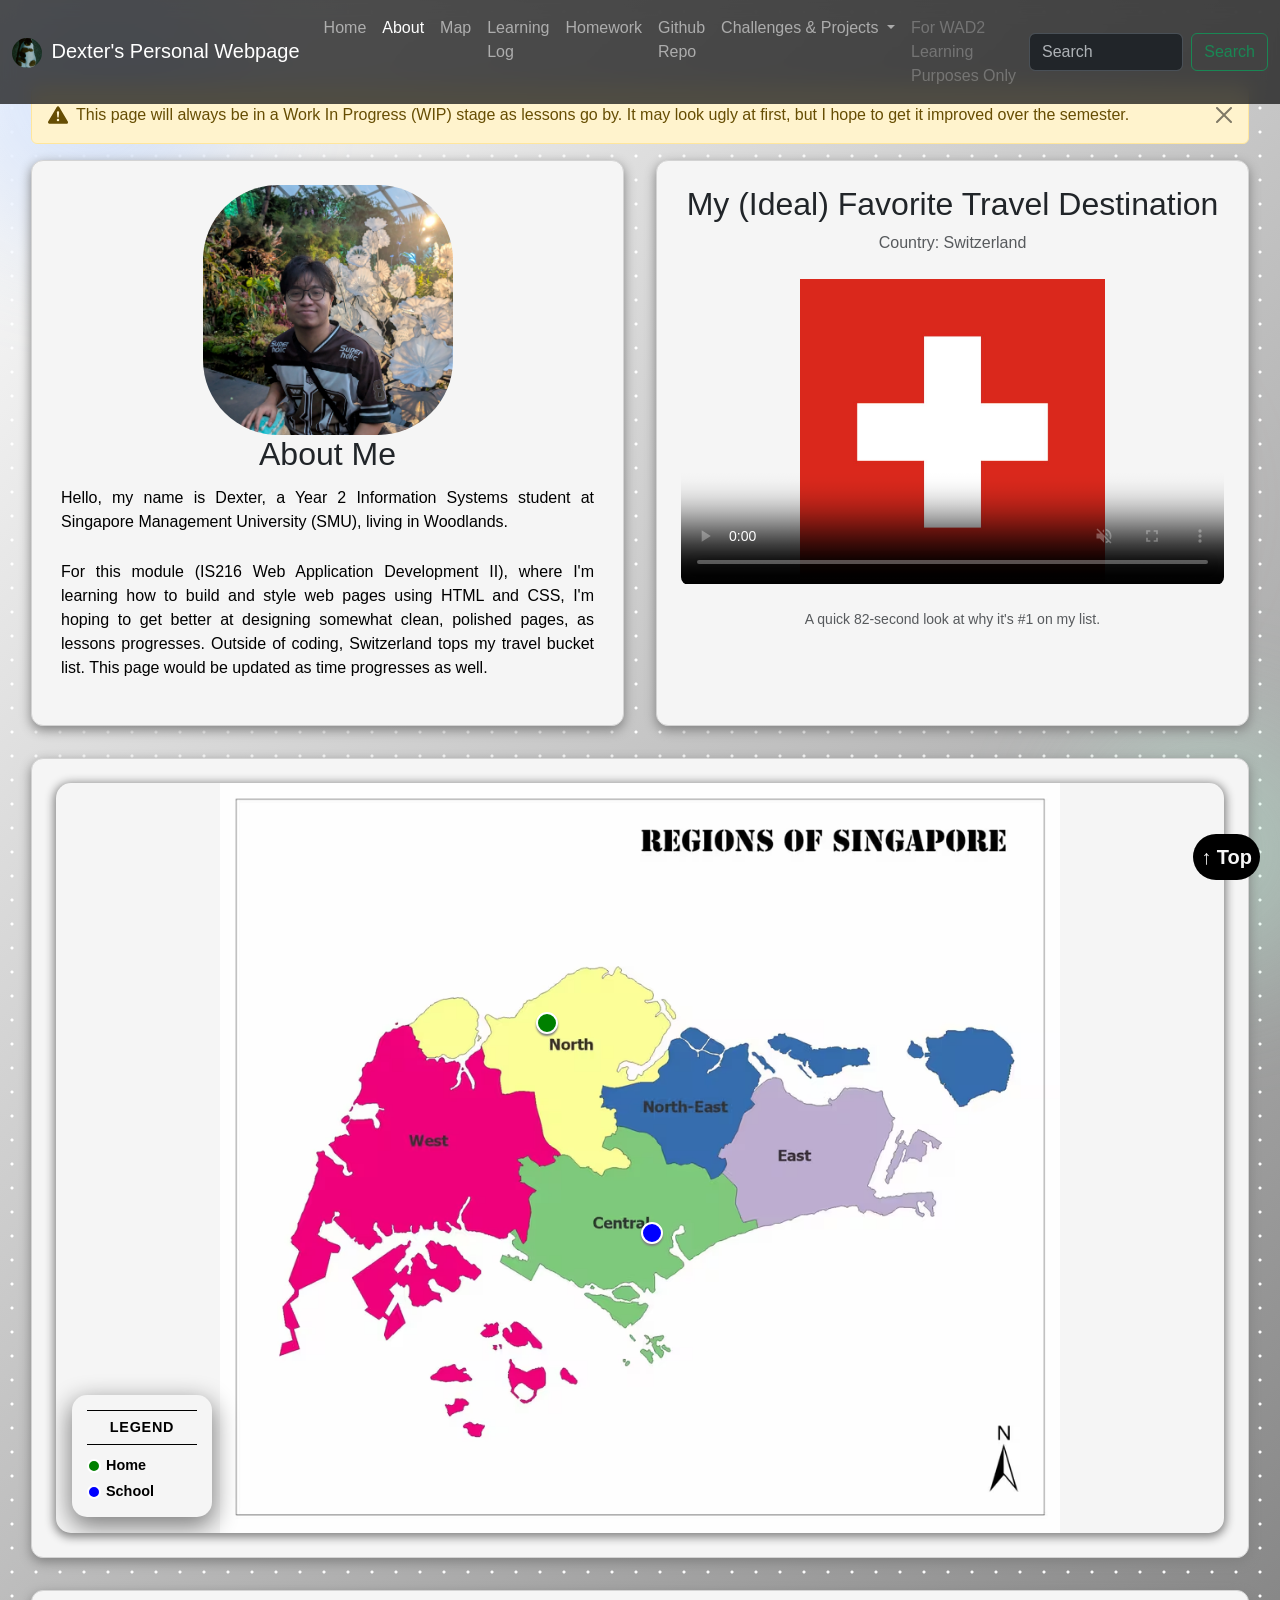
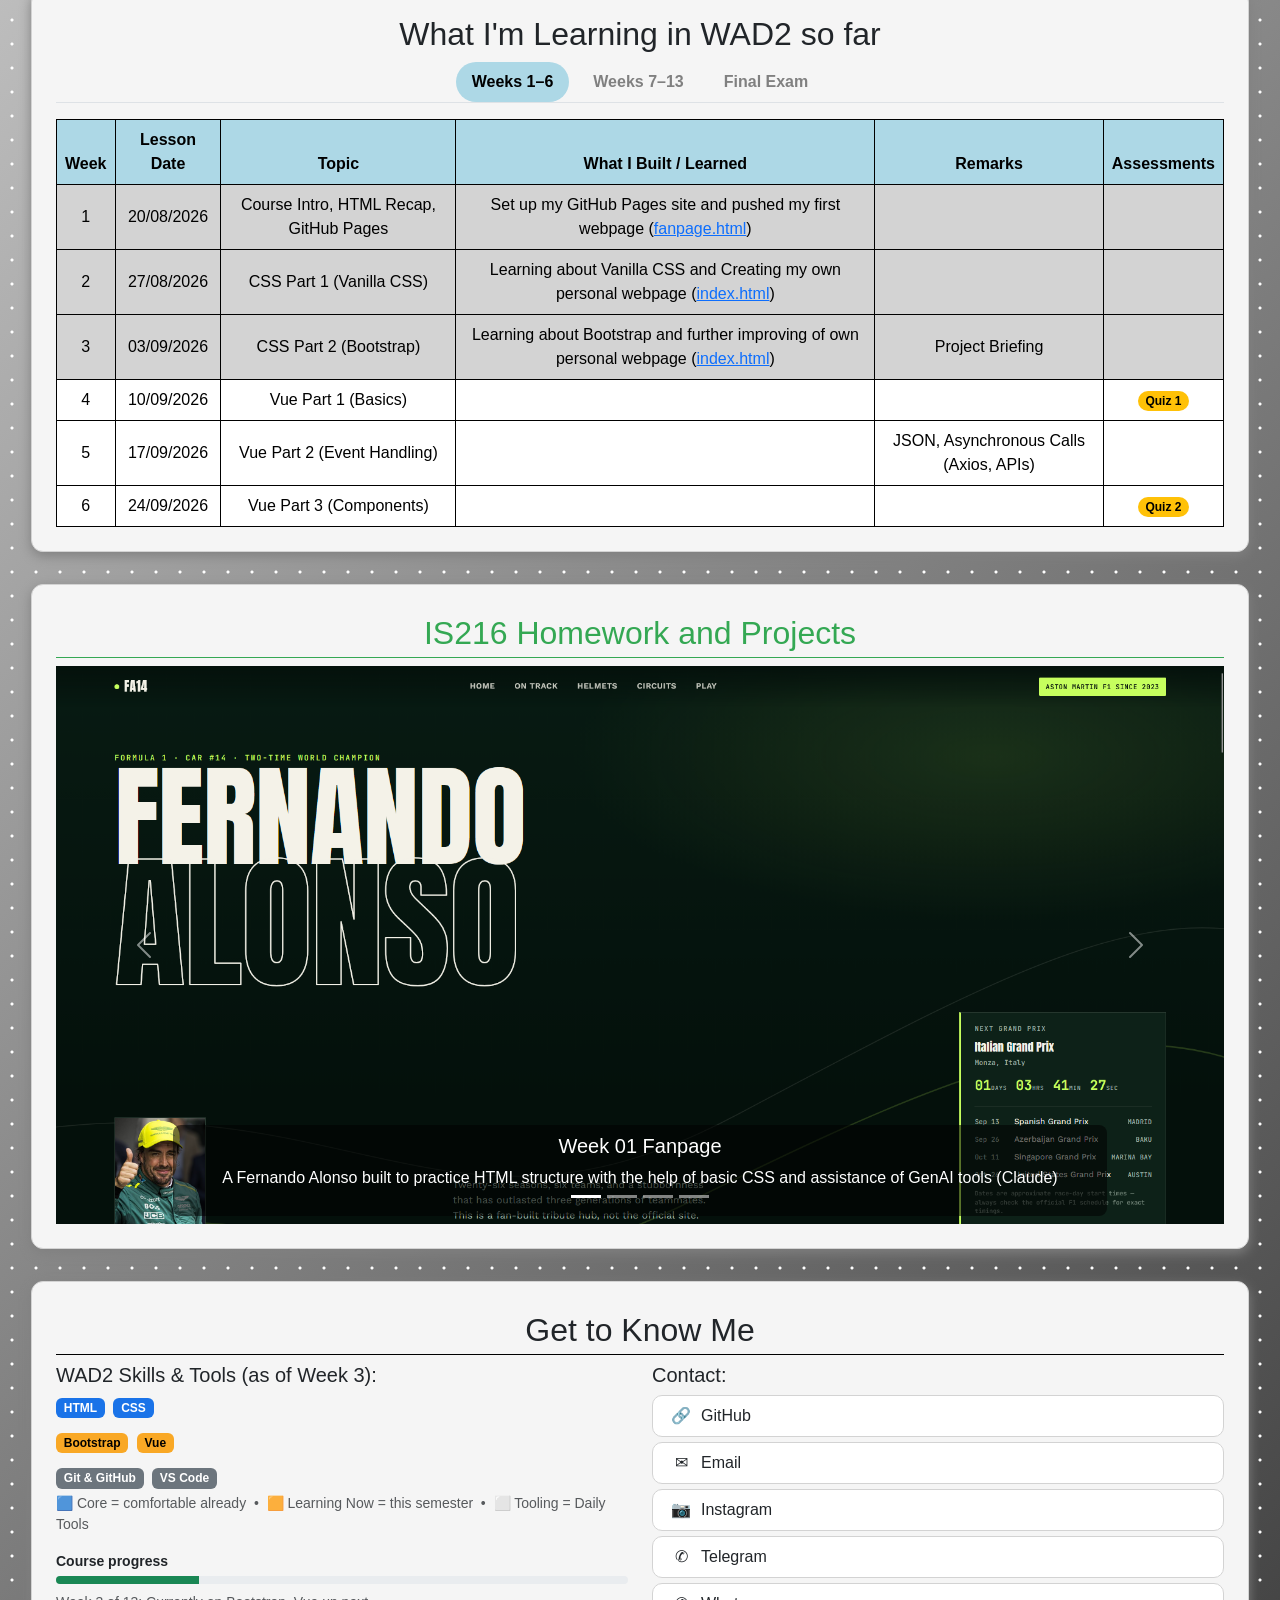
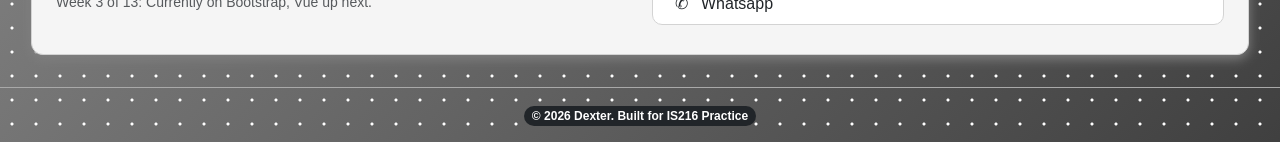
<file: index.html>
<!doctype html>
<html lang="en">
  <head>
    <meta charset="UTF-8" />
    <meta name="viewport" content="width=device-width, initial-scale=1.0" />
    <title>Dexter Chua - Personal Website</title>
    <link rel="icon" class="site-img" type="image/jpeg" href="Images/cat.jpg" />
    <link
      href="https://cdn.jsdelivr.net/npm/bootstrap@5.3.8/dist/css/bootstrap.min.css"
      rel="stylesheet"
      integrity="sha384-sRIl4kxILFvY47J16cr9ZwB07vP4J8+LH7qKQnuqkuIAvNWLzeN8tE5YBujZqJLB"
      crossorigin="anonymous"
    />
    <link rel="stylesheet" href="styles.css" />
  </head>
  <body data-bs-spy="scroll" data-bs-target="#navbarSupportedContent" data-bs-offset="80" tabindex="0">
    <div class="blob blob-1" aria-hidden="true"></div>
    <div class="blob blob-2" aria-hidden="true"></div>
    <div class="blob blob-3" aria-hidden="true"></div>

    <header>
      <nav
        class="navbar navbar-expand-lg fixed-top navbar-dark"
        data-bs-theme="dark"
      >
        <div class="container-fluid">
          <a class="navbar-brand" href="#"
            ><img
              src="Images/cat.jpg"
              class="navbar-brand-img"
              alt="Site Logo"
            />
            Dexter's Personal Webpage</a
          >
          <button
            class="navbar-toggler"
            type="button"
            data-bs-toggle="collapse"
            data-bs-target="#navbarSupportedContent"
            aria-controls="navbarSupportedContent"
            aria-expanded="false"
            aria-label="Toggle navigation"
          >
            <span class="navbar-toggler-icon"></span>
          </button>
          <div class="collapse navbar-collapse" id="navbarSupportedContent">
            <ul class="navbar-nav me-auto mb-2 mb-lg-0">
              <li class="nav-item">
                <a class="nav-link active" aria-current="page" href="#">Home</a>
              </li>
              <li class="nav-item">
                <a class="nav-link" href="#about">About</a>
              </li>
              <li class="nav-item">
                <a class="nav-link" href="#location">Map</a>
              </li>
              <li class="nav-item">
                <a class="nav-link" href="#learning">Learning Log</a>
              </li>
              <li class="nav-item">
                <a class="nav-link" href="#projects">Homework</a>
              </li>
              <li class="nav-item">
                <a
                  href="https://github.com/dxterch/dxterch.github.io"
                  class="nav-link"
                  href="#"
                  >Github Repo</a
                >
              </li>
              <li class="nav-item dropdown">
                <a
                  class="nav-link dropdown-toggle"
                  href="#"
                  role="button"
                  data-bs-toggle="dropdown"
                  aria-expanded="true"
                >
                  Challenges & Projects
                </a>

                <ul class="dropdown-menu">
                  <li>
                    <a
                      class="dropdown-item"
                      href="Lesson 02/Challenge1/home.html"
                      >W02 Challenge #01</a
                    >
                  </li>
                  <li>
                    <a
                      class="dropdown-item"
                      href="Lesson 02/Challenge2/home.html"
                      >W02 Challenge #02</a
                    >
                  </li>
                  <li>
                    <a
                      class="dropdown-item"
                      href="Lesson 02/Challenge3/home.html"
                      >W02 Challenge #03</a
                    >
                  </li>
                  <li><hr class="dropdown-divider" /></li>
                  <li>
                    <a
                      class="dropdown-item"
                      href="Lesson 03/Challenge1/justin.html"
                      >W03 Challenge #01</a
                    >
                  </li>
                  <li><hr class="dropdown-divider" /></li>
                  <li>
                    <a class="dropdown-item" href="fanpage.html"
                      >W01 Celebrity Fan Page</a
                    >
                  </li>
                </ul>
              </li>
              <li class="nav-item">
                <a class="nav-link disabled" aria-disabled="true"
                  >For WAD2 Learning Purposes Only</a
                >
              </li>
            </ul>
            <form class="d-flex" role="search">
              <input
                class="form-control me-2"
                type="search"
                placeholder="Search"
                aria-label="Search"
              />
              <button class="btn btn-outline-success" type="submit">
                Search
              </button>
            </form>
          </div>
        </div>
      </nav>
    </header>

    <main>
      <svg xmlns="http://www.w3.org/2000/svg" class="d-none">
        <symbol id="exclamation-triangle-fill" viewBox="0 0 16 16">
          <path
            d="M8.982 1.566a1.13 1.13 0 0 0-1.96 0L.165 13.233c-.457.778.091 1.767.98 1.767h13.713c.889 0 1.438-.99.98-1.767L8.982 1.566zM8 5c.535 0 .954.462.9.995l-.35 3.507a.552.552 0 0 1-1.1 0L7.1 5.995A.905.905 0 0 1 8 5zm.002 6a1 1 0 1 1 0 2 1 1 0 0 1 0-2z"
          />
        </symbol>
      </svg>
      <div
        class="alert alert-warning alert-dismissible fade show d-flex mt-3 wip-alert"
        role="alert"
        id="wipAlert"
      >
        <div class="wip-alert-content d-flex align-items-center">
          <svg class="bi flex-shrink-0 me-2" role="img" aria-label="Danger:">
            <use xlink:href="#exclamation-triangle-fill" />
          </svg>
          <div>
            This page will always be in a Work In Progress (WIP) stage as
            lessons go by. It may look ugly at first, but I hope to get it
            improved over the semester.
          </div>
          <button
            type="button"
            class="btn-close"
            id="wipAlertClose"
            aria-label="Close"
          ></button>
        </div>
      </div>

      <div class="intro-row mt-3">
        <section id="about" class="card about-me">
          <img
            class="personal-pic"
            src="Images/PersonalPicture.jpg"
            alt="My Picture"
          />
          <h2>About Me</h2>
          <p>
            Hello, my name is Dexter, a Year 2 Information Systems student at
            Singapore Management University (SMU), living in Woodlands.
          </p>
          <p>
            For this module (IS216 Web Application Development II), where I'm
            learning how to build and style web pages using HTML and CSS, I'm
            hoping to get better at designing somewhat clean, polished pages, as
            lessons progresses. Outside of coding, Switzerland tops my travel
            bucket list. This page would be updated as time progresses as well.
          </p>
        </section>
        <section id="travel-dest" class="card">
          <h2>My (Ideal) Favorite Travel Destination</h2>
          <p class="text-muted mb-2">Country: Switzerland</p>
          <div class="video-wrapper">
            <video
              autoplay
              muted
              loop
              playsinline
              controls
              poster="Images/switzerland-flag.jpg"
            >
              <source src="Video/Discover Switzerland.mp4" type="video/mp4" />
              Your browser does not support the video tag.
            </video>
          </div>
          <p class="text-muted small mt-2">
            A quick 82-second look at why it's #1 on my list.
          </p>
        </section>
      </div>

      <div class="row-full">
        <section id="location" class="card map-section">
          <div class="map-wrapper">
            <img
              class="sg-map"
              src="Images/singapore-map.avif"
              alt="Singapore Map"
            />

            <button class="marker" id="marker-home" aria-label="Woodlands">
              <span class="tooltip">Woodlands</span>
            </button>

            <button
              class="marker"
              id="marker-school"
              aria-label="Singapure Management University (SMU)"
            >
              <span class="tooltip">Singapore Management University (SMU)</span>
            </button>

            <button
              id="legendToggleBtn"
              class="btn btn-sm btn-primary legend-toggle d-md-none"
              aria-expanded="false"
            >
              Legend
            </button>
            <aside class="legend" id="mapLegend">
              <button
                id="legendCloseBtn"
                class="btn-close legend-close d-md-none"
              ></button>
              <h3>Legend</h3>
              <ul>
                <li><span class="dot home"></span> Home</li>
                <li><span class="dot school"></span> School</li>
              </ul>
            </aside>
          </div>
        </section>
      </div>

      <div class="row-full">
        <section id="learning" class="card wad-schedule">
          <h2>What I'm Learning in WAD2 so far</h2>

          <ul class="nav nav-tabs justify-content-center mb-3">
            <li class="nav-item">
              <button
                class="nav-link active"
                data-bs-toggle="tab"
                data-bs-target="#weeks1-6"
                type="button"
              >
                Weeks 1–6
              </button>
            </li>
            <li class="nav-item">
              <button
                class="nav-link"
                data-bs-toggle="tab"
                data-bs-target="#weeks7-13"
                type="button"
              >
                Weeks 7–13
              </button>
            </li>
            <li class="nav-item">
              <button
                class="nav-link"
                data-bs-toggle="tab"
                data-bs-target="#finalExam"
                type="button"
              >
                Final Exam
              </button>
            </li>
          </ul>

          <div class="tab-content">
            <div class="tab-pane fade show active" id="weeks1-6">
              <div class="table-responsive">
                <table class="table table-bordered align-middle learning-table">
                  <thead>
                    <tr>
                      <th>Week</th>
                      <th>Lesson Date</th>
                      <th>Topic</th>
                      <th>What I Built / Learned</th>
                      <th>Remarks</th>
                      <th>Assessments</th>
                    </tr>
                  </thead>
                  <tbody>
                    <tr class="completed-dates">
                      <td>1</td>
                      <td>20/08/2026</td>
                      <td>Course Intro, HTML Recap, GitHub Pages</td>
                      <td>
                        Set up my GitHub Pages site and pushed my first webpage
                        (<a href="fanpage.html">fanpage.html</a>)
                      </td>
                      <td></td>
                      <td></td>
                    </tr>
                    <tr class="completed-dates">
                      <td>2</td>
                      <td>27/08/2026</td>
                      <td>CSS Part 1 (Vanilla CSS)</td>
                      <td>
                        Learning about Vanilla CSS and Creating my own personal
                        webpage (<a href="index.html">index.html</a>)
                      </td>
                      <td></td>
                      <td></td>
                    </tr>
                    <tr class="completed-dates">
                      <td>3</td>
                      <td>03/09/2026</td>
                      <td>CSS Part 2 (Bootstrap)</td>
                      <td>
                        Learning about Bootstrap and further improving of own
                        personal webpage (<a href="index.html">index.html</a>)
                      </td>
                      <td>Project Briefing</td>
                      <td></td>
                    </tr>
                    <tr>
                      <td>4</td>
                      <td>10/09/2026</td>
                      <td>Vue Part 1 (Basics)</td>
                      <td></td>
                      <td></td>
                      <td>
                        <span class="badge rounded-pill text-bg-warning"
                          >Quiz 1</span
                        >
                      </td>
                    </tr>
                    <tr>
                      <td>5</td>
                      <td>17/09/2026</td>
                      <td>Vue Part 2 (Event Handling)</td>
                      <td></td>
                      <td>JSON, Asynchronous Calls (Axios, APIs)</td>
                      <td></td>
                    </tr>
                    <tr>
                      <td>6</td>
                      <td>24/09/2026</td>
                      <td>Vue Part 3 (Components)</td>
                      <td></td>
                      <td></td>
                      <td>
                        <span class="badge rounded-pill text-bg-warning"
                          >Quiz 2</span
                        >
                      </td>
                    </tr>
                  </tbody>
                </table>
              </div>
            </div>

            <div class="tab-pane fade" id="weeks7-13">
              <div class="table-responsive">
                <table class="table table-bordered align-middle learning-table">
                  <thead>
                    <tr>
                      <th>Week</th>
                      <th>Lesson Date</th>
                      <th>Topic</th>
                      <th>What I Built / Learned</th>
                      <th>Remarks</th>
                      <th>Assessments</th>
                    </tr>
                  </thead>
                  <tbody>
                    <tr class="important-dates">
                      <td>7</td>
                      <td>01/10/2026</td>
                      <td>Trial Lab Test</td>
                      <td></td>
                      <td>
                        <span class="badge bg-danger"
                          >Project Proposal Completion by 02/10/2026 @
                          2359hrs</span
                        >
                      </td>
                      <td>
                        <span class="badge bg-danger"
                          >Lab Test: 02/10/2026</span
                        >
                      </td>
                    </tr>
                    <tr class="chill-dates">
                      <td>8</td>
                      <td colspan="6">
                        <span class="badge bg-success">Recess Week</span>
                      </td>
                    </tr>
                    <tr class="important-dates">
                      <td>9</td>
                      <td>15/10/2026</td>
                      <td>Project - Progress Evaluation</td>
                      <td></td>
                      <td></td>
                      <td>
                        <span class="badge rounded-pill text-bg-danger"
                          >7-min Presentation + ~5-min Q&A</span
                        >
                      </td>
                    </tr>
                    <tr>
                      <td>10</td>
                      <td>22/10/2026</td>
                      <td>Testing</td>
                      <td></td>
                      <td></td>
                      <td></td>
                    </tr>
                    <tr>
                      <td>11</td>
                      <td>29/10/2026</td>
                      <td>Vue Part 4 (Routing, State Management)</td>
                      <td></td>
                      <td></td>
                      <td>
                        <span class="badge rounded-pill text-bg-warning"
                          >Quiz 3</span
                        >
                      </td>
                    </tr>
                    <tr class="important-dates">
                      <td>12</td>
                      <td>05/10/2026</td>
                      <td>
                        No Lecture, Project Work and Consultation In-Class
                      </td>
                      <td></td>
                      <td>
                        <span class="badge bg-danger"
                          >Project by 06/11/2026 @ 0900hrs</span
                        >
                      </td>
                      <td>
                        <span class="badge rounded-pill text-bg-warning"
                          >Quiz 4</span
                        >
                      </td>
                    </tr>
                    <tr class="important-dates">
                      <td>13</td>
                      <td>12/11/2026</td>
                      <td>
                        <span class="badge bg-danger"
                          >Project Presentation In-Class</span
                        >
                      </td>
                      <td></td>
                      <td></td>
                      <td>
                        <span class="badge rounded-pill text-bg-danger"
                          >Final Presentation</span
                        >
                      </td>
                    </tr>
                  </tbody>
                </table>
              </div>
            </div>

            <div class="tab-pane fade" id="finalExam">
              <div class="table-responsive">
                <table class="table table-bordered align-middle learning-table">
                  <thead>
                    <tr>
                      <th>Week</th>
                      <th>Lesson Date</th>
                      <th>Topic</th>
                      <th>What I Built / Learned</th>
                      <th>Remarks</th>
                      <th>Assessments</th>
                    </tr>
                  </thead>
                  <tbody>
                    <tr class="important-dates">
                      <td>16</td>
                      <td>04/12/2026</td>
                      <td colspan="4">
                        <span class="badge bg-danger"
                          >Final Exam @ 0830hrs</span
                        >
                      </td>
                    </tr>
                  </tbody>
                </table>
              </div>
            </div>
          </div>
        </section>
      </div>

      <div class="row-full">
        <section id="projects" class="card projects">
          <h2>IS216 Homework and Projects</h2>
          <div
            id="projectsCarousel"
            class="carousel slide carousel-fade"
            data-bs-ride="carousel"
          >
            <div class="carousel-indicators">
              <button
                type="button"
                data-bs-target="#projectsCarousel"
                data-bs-slide-to="0"
                class="active"
                aria-current="true"
                aria-label="Slide 1"
              ></button>
              <button
                type="button"
                data-bs-target="#projectsCarousel"
                data-bs-slide-to="1"
                aria-label="Slide 2"
              ></button>
              <button
                type="button"
                data-bs-target="#projectsCarousel"
                data-bs-slide-to="2"
                aria-label="Slide 3"
              ></button>
              <button
                type="button"
                data-bs-target="#projectsCarousel"
                data-bs-slide-to="3"
                aria-label="Slide 4"
              ></button>
            </div>
            <div class="carousel-inner">
              <div class="carousel-item active">
                <img
                  src="Images/[Week 1] Fanpage.png"
                  class="d-block w-100"
                  alt="Week 1 Fanpage"
                />
                <div
                  class="carousel-caption d-none d-md-block project-captions"
                >
                  <h5>Week 01 Fanpage</h5>
                  <p>
                    A Fernando Alonso built to practice HTML structure with the
                    help of basic CSS and assistance of GenAI tools (Claude)
                  </p>
                </div>
              </div>
              <div class="carousel-item">
                <img
                  src="Images/[Week 2] Challenge 1.png"
                  class="d-block w-100"
                  alt="Week 2 Challenge #1"
                />
                <div
                  class="carousel-caption d-none d-md-block project-captions"
                >
                  <h5>Week 02 Challenge #01</h5>
                  <p>
                    Practicing CSS fundamentals with box model, layout and basic
                    styling
                  </p>
                </div>
              </div>
              <div class="carousel-item">
                <img
                  src="Images/[Week 2] Challenge 2.png"
                  class="d-block w-100"
                  alt="Week 2 Challenge #2"
                />
                <div
                  class="carousel-caption d-none d-md-block project-captions"
                >
                  <h5>Week 02 Challenge #02</h5>
                  <p>Exploring Flexbox for responsive layouts</p>
                </div>
              </div>
              <div class="carousel-item">
                <img
                  src="Images/[Week 2] Challenge 3.png"
                  class="d-block w-100"
                  alt="Week 2 Challenge #3"
                />
                <div
                  class="carousel-caption d-none d-md-block project-captions"
                >
                  <h5>Week 02 Challenge #03</h5>
                  <p>Combining layout and colors into one page</p>
                </div>
              </div>
            </div>

            <button
              class="carousel-control-prev"
              type="button"
              data-bs-target="#projectsCarousel"
              data-bs-slide="prev"
            >
              <span
                class="carousel-control-prev-icon"
                aria-hidden="true"
              ></span>
              <span class="visually-hidden">Previous</span>
            </button>
            <button
              class="carousel-control-next"
              type="button"
              data-bs-target="#projectsCarousel"
              data-bs-slide="next"
            >
              <span
                class="carousel-control-next-icon"
                aria-hidden="true"
              ></span>
              <span class="visually-hidden">Next</span>
            </button>
          </div>
        </section>
      </div>

      <div class="row-full">
        <section class="card get-to-know-me">
          <h2>Get to Know Me</h2>
          <div class="row g-4 text-start">
            <div class="col-md-6" id="skills">
              <h3 class="h5">WAD2 Skills &amp; Tools (as of Week 3):</h3>
              <div class="mb-2">
                <span class="badge skill-core me-1 mb-1">HTML</span>
                <span class="badge skill-core me-1 mb-1">CSS</span>
              </div>
              <div class="mb-2">
                <span class="badge skill-learning me-1 mb-1">Bootstrap</span>
                <span class="badge skill-learning me-1 mb-1">Vue</span>
              </div>
              <div>
                <span class="badge skill-tooling me-1 mb-1"
                  >Git &amp; GitHub</span
                >
                <span class="badge skill-tooling me-1 mb-1">VS Code</span>
              </div>

              <p class="text-muted small mb-3">
                🟦 Core = comfortable already &nbsp;•&nbsp; 🟧 Learning Now =
                this semester &nbsp;•&nbsp; ⬜ Tooling = Daily Tools
              </p>
              <div class="mb-1 small fw-bold">Course progress</div>
              <div class="progress mb-2" style="height: 8px">
                <div class="progress-bar bg-success" style="width: 25%"></div>
              </div>
              <p class="text-muted small">
                Week 3 of 13: Currently on Bootstrap, Vue up next.
              </p>
            </div>

            <div class="col-md-6" id="contact">
              <h3 class="h5">Contact:</h3>
              <div class="list-group">
                <a
                  href="https://github.com/dxterch"
                  target="_blank"
                  class="list-group-item list-group-item-action d-flex align-items-center"
                  ><span class="contact-icon">🔗</span> GitHub
                </a>
                <a
                  href="mailto:dexter.chua.2025@computing.smu.edu.sg"
                  class="list-group-item list-group-item-action d-flex align-items-center"
                  ><span class="contact-icon">✉</span> Email
                </a>
                <a
                  href="https://www.instagram.com/dxterchua/?hl=en"
                  target="_blank"
                  class="list-group-item list-group-item-action d-flex align-items-center"
                  ><span class="contact-icon">📷</span> Instagram
                </a>
                <a
                  href="https://t.me/dxterchua"
                  class="list-group-item list-group-item-action d-flex align-items-center"
                  ><span class="contact-icon">✆</span> Telegram
                </a>
                <a
                  href="https://wa.me/6589266261"
                  class="list-group-item list-group-item-action d-flex align-items-center"
                  ><span class="contact-icon">✆</span> Whatsapp
                </a>
              </div>
            </div>
          </div>
        </section>
      </div>
    </main>

    <a href="#top" class="back-to-top" aria-label="Back to top">↑ Top</a>

    <footer class="site-footer">
      <span class="badge rounded-pill text-bg-dark"
        >&copy; 2026 Dexter. Built for IS216 Practice</span
      >
    </footer>

    <script
      src="https://cdn.jsdelivr.net/npm/bootstrap@5.3.8/dist/js/bootstrap.bundle.min.js"
      integrity="sha384-FKyoEForCGlyvwx9Hj09JcYn3nv7wiPVlz7YYwJrWVcXK/BmnVDxM+D2scQbITxI"
      crossorigin="anonymous"
    ></script>

    <script>
      // Custom animated show/hide for the map legend (mobile only).
      // Not using Bootstrap's collapse here since .legend is absolutely
      // positioned, which doesn't play well with collapse's height animation.
      const legendToggleBtn = document.getElementById("legendToggleBtn");
      const legendCloseBtn = document.getElementById("legendCloseBtn");
      const mapLegend = document.getElementById("mapLegend");

      legendToggleBtn.addEventListener("click", () => {
        mapLegend.classList.add("show");
        legendToggleBtn.setAttribute("aria-expanded", "true");
      });

      legendCloseBtn.addEventListener("click", () => {
        mapLegend.classList.remove("show");
        legendToggleBtn.setAttribute("aria-expanded", "false");
      });

      document.getElementById("wipAlertClose").addEventListener("click", () => {
        const alertEl = document.getElementById("wipAlert");
        alertEl.classList.add("closing");
        alertEl.addEventListener("transitioned", () => alertEl.remove(), {
          once: true,
        });
      });
    </script>
  </body>
</html>
</file>
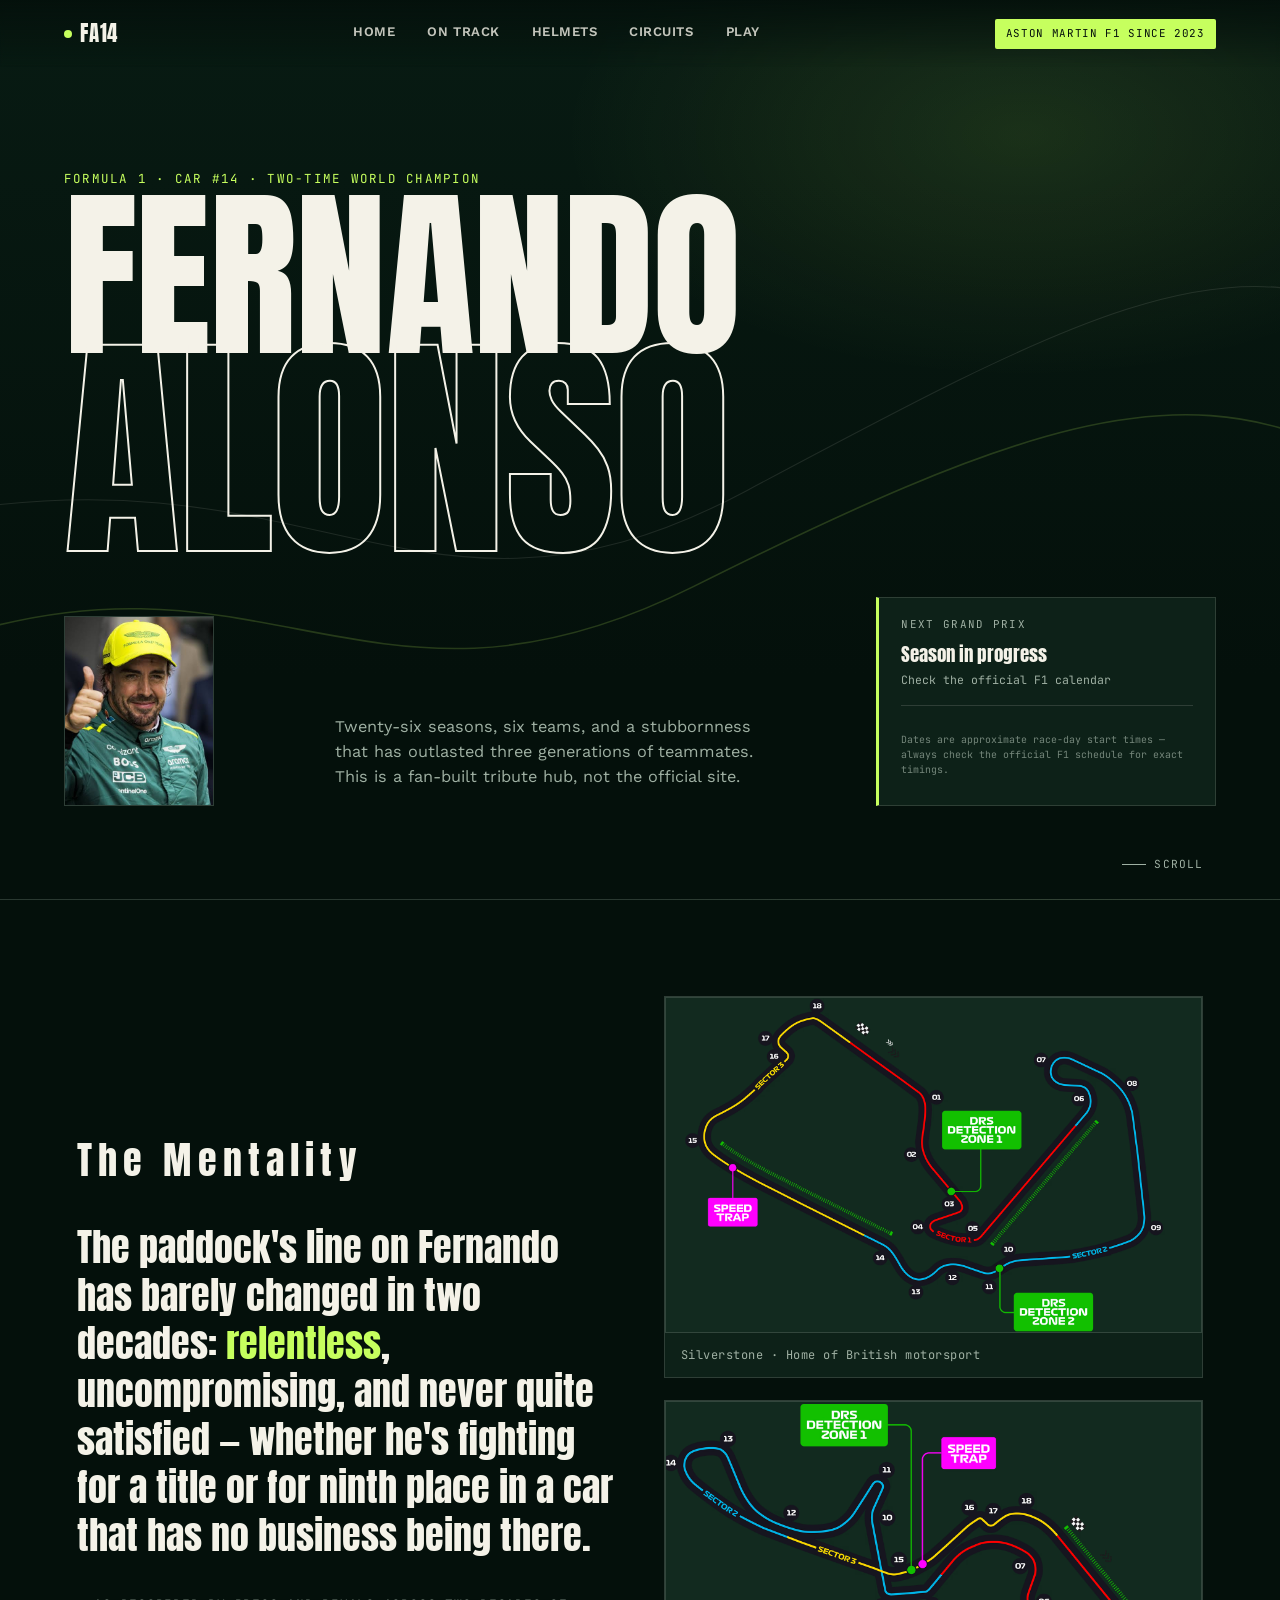
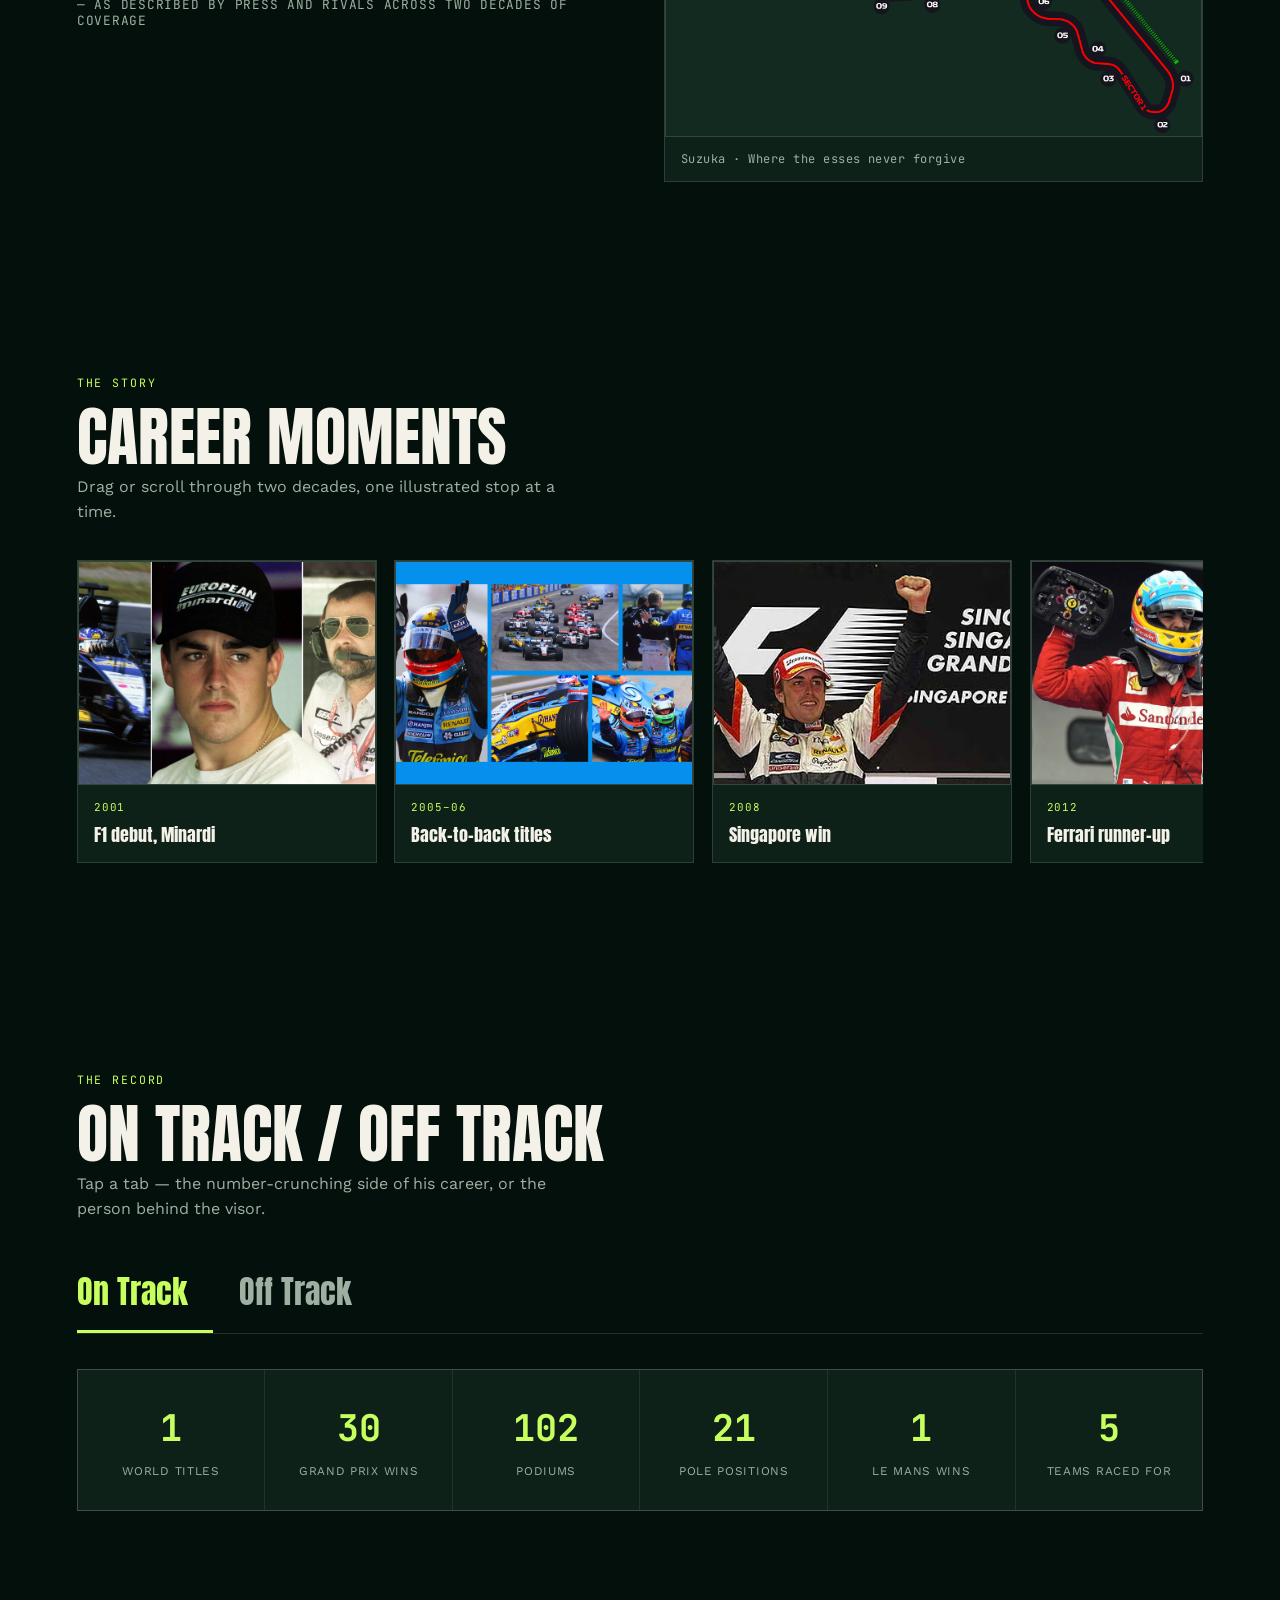
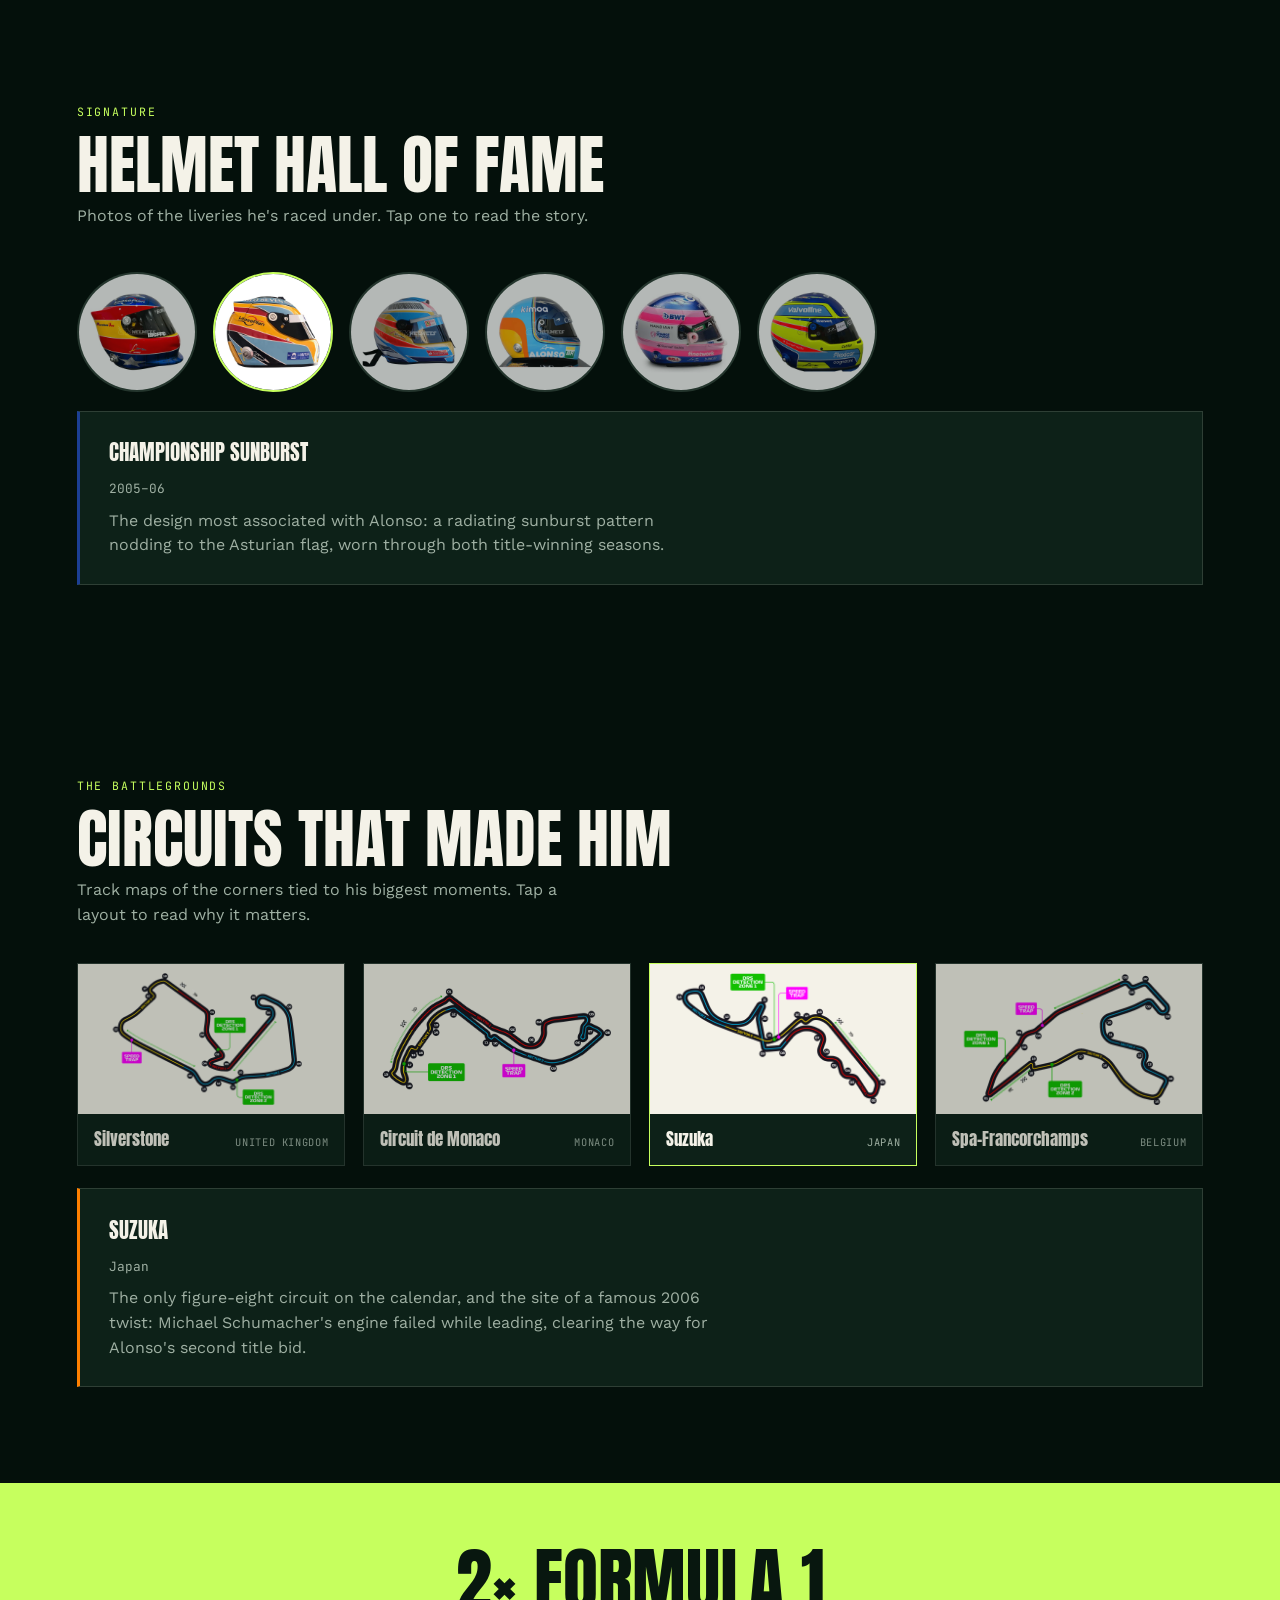
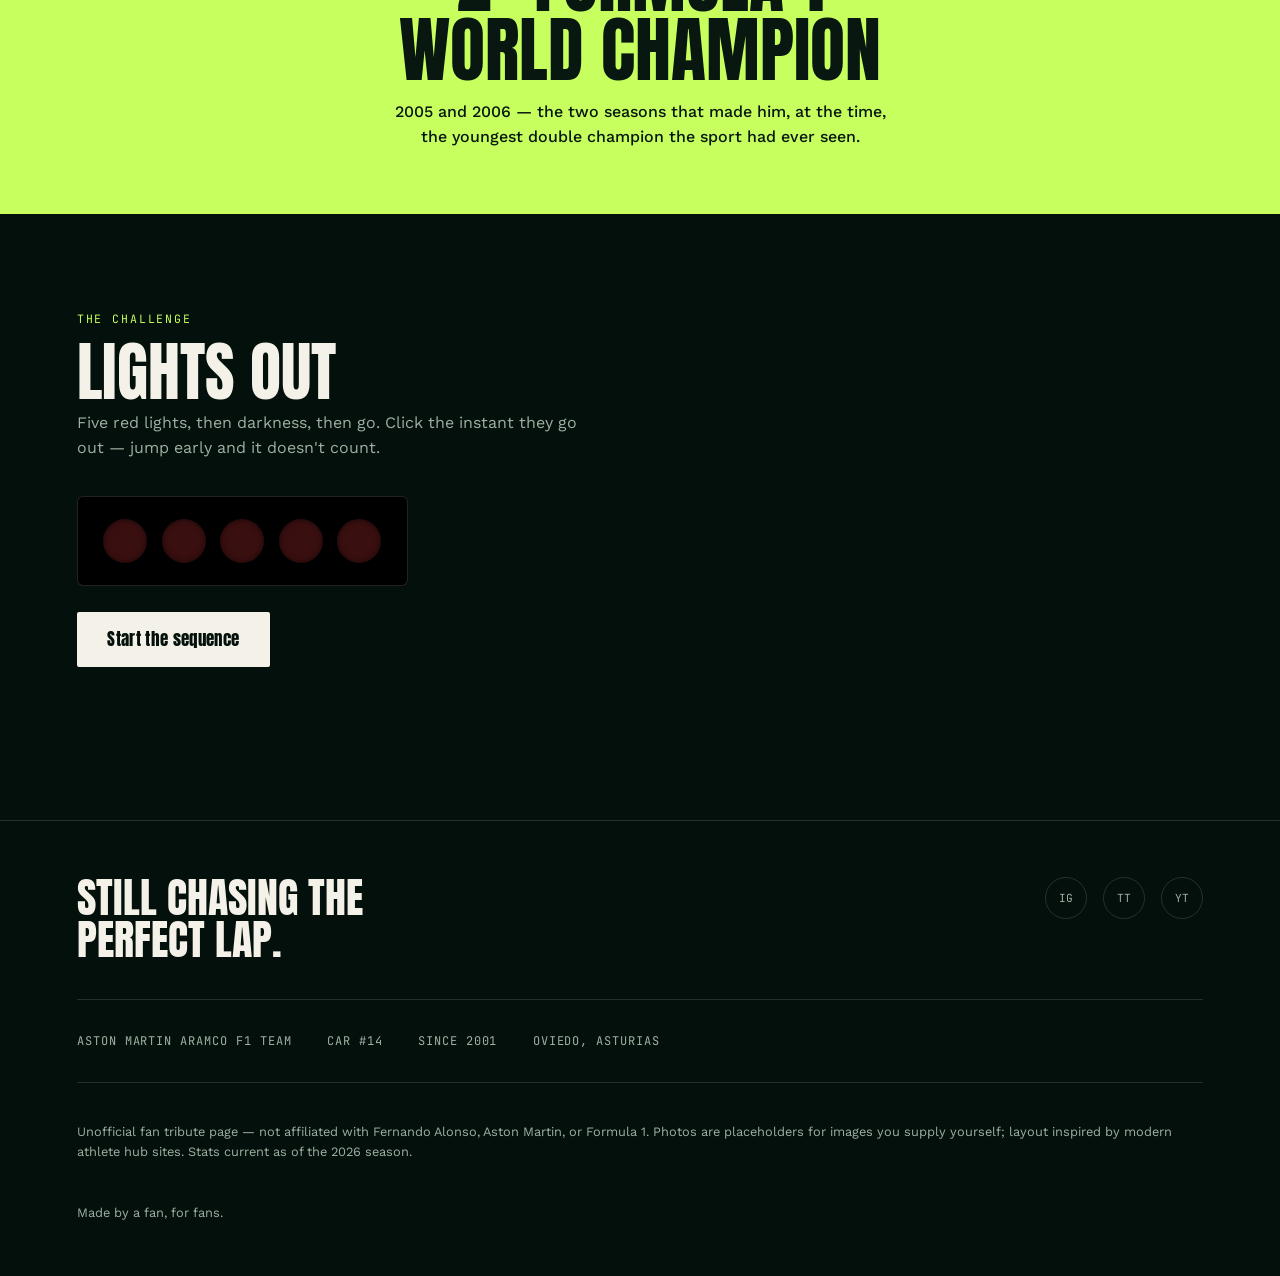
<file: fanpage.html>
<!DOCTYPE html>
<html lang="en">
<head>
  <meta charset="UTF-8">
  <meta name="viewport" content="width=device-width, initial-scale=1.0">
  <title>Fernando Alonso - Fanpage</title>
  <meta name="description" content="An unofficial fan tribute hub for Fernando Alonso — career stats, helmet liveries, circuits, and a reaction-time challenge.">

  <!-- A tiny SVG "favicon" (the icon shown in the browser tab), written
       directly as a data URL instead of a separate .ico/.png file. -->
  <link rel="icon" href="data:image/svg+xml,%3Csvg xmlns='http://www.w3.org/2000/svg' viewBox='0 0 100 100'%3E%3Crect width='100' height='100' rx='16' fill='%2304100b'/%3E%3Ccircle cx='50' cy='50' r='22' fill='%23c6ff5e'/%3E%3C/svg%3E">

  <!-- Google Fonts: "preconnect" tells the browser to start the
       connection to these domains early, so the fonts arrive a little
       faster once requested by the stylesheet link below. -->
  <link rel="preconnect" href="https://fonts.googleapis.com">
  <link rel="preconnect" href="https://fonts.gstatic.com" crossorigin>
  <link href="https://fonts.googleapis.com/css2?family=Anton&family=Work+Sans:wght@400;500;600;700&family=JetBrains+Mono:wght@500;700&display=swap" rel="stylesheet">

  <!-- All CSS lives here in one <style> block, organized into clearly
       labeled sections (see the numbered table of contents right at
       the top of the CSS below) so related rules stay together and
       are easy to find with Ctrl+F / Cmd+F. -->
  <style>
/* =========================================================================
   STYLE.CSS — all the visual design for the fan page.

   HOW THIS FILE IS ORGANISED (top to bottom):
     1. TOKENS        - reusable values (colors, fonts) stored as variables
     2. BASE RESET    - small fixes applied to every page, everywhere
     3. NAV           - the top navigation bar
     4. HERO          - the big intro section at the top of the page
     5. MENTALITY     - the pull-quote section
     6. MOMENTS STRIP - the horizontally-scrolling career timeline
     7. TABS          - the On Track / Off Track toggle
     8. HELMETS       - the helmet picker
     9. CIRCUITS      - the circuit picker
    10. BANNER        - the plain "2x champion" strip
    11. GAME          - the reaction-time game
    12. FOOTER        - the bottom of the page
    13. MOTION        - respecting users who prefer less animation

   TIP: use Ctrl+F / Cmd+F and search for one of the ALL-CAPS section
   names above to jump straight to that part of the file.
   ========================================================================= */


/* ============ 1. TOKENS ============
   A CSS "variable" (technically called a "custom property") lets you name
   a value once and reuse it everywhere. ":root" means "the whole page can
   see these". If you ever want to re-theme the whole site (e.g. change
   the lime-green accent to blue), you only need to edit it in ONE place
   here, instead of hunting through hundreds of lines below. */
:root{
  --bg:#04100b;              /* page background (very dark green) */
  --bg-2:#081b13;            /* a slightly lighter background, used for gradients */
  --panel:#0d2118;           /* background for "cards" / boxes */
  --panel-2:#122a1f;         /* a second, slightly different card background */
  --line:rgba(244,242,230,0.14); /* faint border color used everywhere */
  --chalk:#f4f2e8;           /* main off-white text color */
  --chalk-dim:#9fb0a3;       /* dimmer/secondary text color */
  --lime:#c6ff5e;            /* the bright accent color (buttons, highlights) */
  --lime-dim:#8fce3d;        /* a slightly darker version of the accent */
  --red:#e2373f;             /* used only for the "lights out" game */

  --f-display:'Anton', sans-serif;        /* big bold headings */
  --f-body:'Work Sans', sans-serif;       /* normal paragraph text */
  --f-mono:'JetBrains Mono', monospace;   /* small uppercase "label" text */
}

/* ============ 2. BASE RESET ============
   Browsers ship with their own default spacing/fonts. This section
   overrides those defaults so the page looks the same everywhere and
   so later CSS is easier to reason about. */

/* Makes width/height calculations include padding+border, which is far
   more intuitive than the browser's old default. Applied to literally
   every element via the "*" (universal) selector. */
*{ box-sizing:border-box; }

/* When a link like <a href="#helmets"> is clicked, animate the scroll
   instead of jumping instantly. */
html{ scroll-behavior:smooth; }

body{
  margin:0;
  background:var(--bg);
  color:var(--chalk);
  font-family:var(--f-body);
  line-height:1.55;
  -webkit-font-smoothing:antialiased; /* smoother text on Mac/iOS */
  overflow-x:hidden; /* stops any accidental horizontal scrollbars */
}

/* All headings share the same "display" font and are automatically
   uppercased, so individual headings don't need to repeat this. */
h1,h2,h3{ margin:0; font-family:var(--f-display); font-weight:400; text-transform:uppercase; }

a{ color:inherit; text-decoration:none; }
button{ font-family:var(--f-body); cursor:pointer; }
img,svg{ display:block; max-width:100%; } /* images never overflow their container */

/* Only shows a focus outline when navigating with a keyboard (Tab key),
   not on every mouse click — keeps things accessible without looking messy. */
:focus-visible{ outline:3px solid var(--lime); outline-offset:3px; }

/* Small reusable text styles used across several sections */
.eyebrow{
  font-family:var(--f-mono);
  font-size:0.72rem;
  letter-spacing:0.16em;
  text-transform:uppercase;
  color:var(--lime);
  margin:0 0 0.9rem;
}
.section-sub{ color:var(--chalk-dim); max-width:52ch; margin:0.5rem 0 2.2rem; font-size:1rem; }

/* Every <section> gets the same outer spacing and a max page width, so
   individual sections below don't need to repeat "padding" and "margin". */
section{ padding:6rem 6vw; max-width:1280px; margin:0 auto; }
.section-head h2{ font-size:clamp(2.2rem, 6vw, 4rem); line-height:0.95; }


/* ============ 3. NAV ============ */
.site-nav{
  position:fixed; top:0; left:0; right:0; z-index:50; /* stays glued to the top, above everything */
  display:flex; align-items:center; justify-content:space-between;
  padding:1.1rem 5vw;
  background:linear-gradient(180deg, rgba(4,16,11,0.92), rgba(4,16,11,0)); /* fades to transparent */
  backdrop-filter:blur(2px);
}
.logo-mark{
  font-family:var(--f-display);
  font-size:1.3rem;
  letter-spacing:0.04em;
  color:var(--chalk);
  display:flex; align-items:center; gap:0.5rem;
}
.logo-mark .dot{ width:8px; height:8px; border-radius:50%; background:var(--lime); }

.nav-links{ display:flex; gap:2rem; font-size:0.82rem; letter-spacing:0.04em; text-transform:uppercase; font-weight:600; }
.nav-links a{ opacity:0.8; transition:opacity 0.15s ease, color 0.15s ease; padding-bottom:2px; border-bottom:1px solid transparent; }
.nav-links a:hover{ opacity:1; color:var(--lime); border-color:var(--lime); }

.nav-badge{
  font-family:var(--f-mono);
  font-size:0.68rem;
  letter-spacing:0.06em;
  text-transform:uppercase;
  color:var(--bg);
  background:var(--lime);
  padding:0.4rem 0.7rem;
  border-radius:2px;
}

/* The hamburger (☰) button — hidden on desktop, shown on mobile below */
.nav-toggle{
  display:none;
  background:none; border:1px solid var(--line); border-radius:2px;
  width:38px; height:38px; padding:0; cursor:pointer;
  flex-direction:column; align-items:center; justify-content:center; gap:4px;
}
.nav-toggle span{ width:18px; height:2px; background:var(--chalk); display:block; transition:transform 0.15s ease, opacity 0.15s ease; }
/* When JS adds the "nav-open" class, morph the 3 bars into an "X" */
.site-nav.nav-open .nav-toggle span:nth-child(1){ transform:translateY(6px) rotate(45deg); }
.site-nav.nav-open .nav-toggle span:nth-child(2){ opacity:0; }
.site-nav.nav-open .nav-toggle span:nth-child(3){ transform:translateY(-6px) rotate(-45deg); }

/* On small screens, turn the nav links into a dropdown menu instead of
   a row, and show the hamburger button. */
@media (max-width:760px){
  .nav-links{
    display:flex; flex-direction:column; gap:0;
    position:absolute; top:100%; left:0; right:0;
    background:var(--bg-2); border-bottom:1px solid var(--line);
    max-height:0; overflow:hidden; transition:max-height 0.2s ease; /* collapsed by default */
  }
  .nav-links a{ padding:1rem 5vw; border-bottom:1px solid var(--line); }
  .site-nav.nav-open .nav-links{ max-height:320px; } /* JS toggles "nav-open" to reveal this */
  .nav-toggle{ display:flex; }
  .nav-badge{ display:none; }
}


/* ============ 4. HERO ============
   The full-height introduction section at the very top of the page. */
.hero{
  position:relative;
  min-height:100vh; /* fills the whole screen height on load */
  display:flex; flex-direction:column; justify-content:center;
  background:
    radial-gradient(ellipse 60% 45% at 80% 15%, rgba(198,255,94,0.10), transparent 60%),
    linear-gradient(180deg, var(--bg-2), var(--bg) 75%);
  border-bottom:1px solid var(--line);
  padding:8rem 5vw 4rem;
  overflow:hidden;
}
.hero-track-lines{ position:absolute; inset:0; z-index:0; opacity:0.35; pointer-events:none; }

.hero-eyebrow{
  font-family:var(--f-mono); font-size:0.78rem; letter-spacing:0.18em;
  text-transform:uppercase; color:var(--lime); position:relative; z-index:1;
}
.hero-name{
  position:relative; z-index:1;
  font-family:var(--f-display);
  line-height:0.82;
  color:var(--chalk);
  font-size:clamp(3.6rem, 15vw, 11.5rem); /* scales fluidly between phone and desktop sizes */
  letter-spacing:-0.01em;
}
/* The huge outlined "ALONSO" text — no fill color, just a stroke */
.hero-name .big{
  font-size:clamp(4.6rem, 19vw, 15rem);
  color:transparent;
  -webkit-text-stroke:2px var(--chalk);
  display:block;
}

.hero-foot{
  position:relative; z-index:1;
  display:flex; flex-wrap:wrap; gap:2.5rem;
  align-items:flex-end; justify-content:space-between;
  margin-top:3rem;
}
.hero-desc{ max-width:42ch; color:var(--chalk-dim); font-size:1.02rem; }

/* ---- Hero photo slot ----
   To use a real photo: put an image file next to index.html and change
   the <img src="..."> in the HTML to that filename. Until you do, the
   little onerror="" handler on the <img> tag (see index.html) adds the
   "img-missing" class below, which hides the broken image icon and
   shows a small text label instead. */
.hero-photo{
  position:relative;
  flex:0 0 auto;
  width:150px; height:190px;
  border:1px solid var(--line);
  background:var(--panel);
  overflow:hidden;
}
.hero-photo img{ width:100%; height:100%; object-fit:cover; object-position:top center; display:block; }
.hero-photo .photo-tag{
  position:absolute; left:0; right:0; bottom:0;
  background:rgba(4,16,11,0.82);
  font-family:var(--f-mono); font-size:0.6rem; letter-spacing:0.05em;
  text-transform:uppercase; color:var(--chalk-dim);
  padding:0.4rem 0.5rem; text-align:center;
  opacity:0; pointer-events:none; transition:opacity 0.15s ease;
}
.hero-photo.img-missing{
  display:flex; align-items:center; justify-content:center; text-align:center;
  border:1px dashed var(--line); padding:0.7rem;
}
.hero-photo.img-missing img{ display:none; }
.hero-photo.img-missing .photo-tag{ position:static; opacity:1; background:none; padding:0; line-height:1.5; }
.hero-photo:not(.img-missing) .photo-tag{ opacity:0; }
@media (max-width:600px){ .hero-photo{ width:120px; height:150px; } }

/* The "next race" countdown box */
.race-widget{
  background:var(--panel);
  border:1px solid var(--line);
  border-left:3px solid var(--lime);
  padding:1.1rem 1.4rem;
  min-width:280px;
  max-width:340px;
}
.race-widget .rw-label{ font-family:var(--f-mono); font-size:0.68rem; letter-spacing:0.12em; text-transform:uppercase; color:var(--chalk-dim); margin-bottom:0.4rem; }
.race-widget .rw-name{ font-family:var(--f-display); font-size:1.2rem; margin-bottom:0.15rem; }
.race-widget .rw-place{ font-family:var(--f-mono); font-size:0.72rem; color:var(--chalk-dim); margin-bottom:0.7rem; }
.countdown{ display:flex; gap:0.9rem; font-family:var(--f-mono); }
.countdown div{ text-align:center; }
.countdown .cd-num{ font-size:1.4rem; font-weight:700; color:var(--lime); }
.countdown .cd-unit{ font-size:0.6rem; letter-spacing:0.08em; color:var(--chalk-dim); text-transform:uppercase; }

.upcoming-list{ margin-top:1rem; padding-top:0.9rem; border-top:1px solid var(--line); display:flex; flex-direction:column; gap:0.55rem; }
.upcoming-row{ display:flex; justify-content:space-between; align-items:baseline; gap:0.8rem; }
.upcoming-row .ur-date{ font-family:var(--f-mono); font-size:0.7rem; color:var(--chalk-dim); min-width:52px; }
.upcoming-row .ur-name{ font-family:var(--f-body); font-size:0.82rem; color:var(--chalk); flex:1; }
.upcoming-row .ur-place{ font-family:var(--f-mono); font-size:0.66rem; color:var(--chalk-dim); text-transform:uppercase; letter-spacing:0.03em; }
.rw-note{ margin-top:0.8rem; font-family:var(--f-mono); font-size:0.62rem; color:var(--chalk-dim); opacity:0.7; line-height:1.5; }

.scroll-cue{
  position:absolute; bottom:1.6rem; right:6vw; z-index:1;
  font-family:var(--f-mono); font-size:0.7rem; letter-spacing:0.1em;
  text-transform:uppercase; color:var(--chalk-dim);
  display:flex; align-items:center; gap:0.5rem;
}
.scroll-cue .line{ width:24px; height:1px; background:var(--chalk-dim); }
/* Only animate the little "bob" if the user hasn't asked their OS for
   reduced motion (see section 13 at the bottom for more on this). */
@media (prefers-reduced-motion:no-preference){
  .scroll-cue{ animation:bob 2.2s ease-in-out infinite; }
}
@keyframes bob{ 0%,100%{ transform:translateY(0); } 50%{ transform:translateY(6px); } }


/* ============ 5. MENTALITY (pull statement) ============ */
.mentality{ display:grid; grid-template-columns:1fr 1fr; gap:3rem; align-items:center; }
.mentality-copy p{
  font-family:var(--f-display);
  font-weight:400;
  text-transform:none;
  font-size:clamp(1.6rem, 3vw, 2.4rem);
  line-height:1.25;
  color:var(--chalk);
}
.mentality-copy p em{ color:var(--lime); font-style:normal; } /* <em> used for color emphasis, not italics */
.mentality-copy .cite{ margin-top:1.2rem; font-family:var(--f-mono); font-size:0.8rem; color:var(--chalk-dim); text-transform:uppercase; letter-spacing:0.06em; }
.mentality-cards{ display:flex; flex-direction:column; gap:1.4rem; }
.moment-card{ background:var(--panel); border:1px solid var(--line); overflow:hidden; }
.moment-card .art{ aspect-ratio:16/10; width:100%; }
.moment-card .cap{ padding:0.8rem 1rem; font-family:var(--f-mono); font-size:0.75rem; color:var(--chalk-dim); letter-spacing:0.04em; }

/* ---- Generic image-placeholder pattern (".art") ----
   This same pattern is reused for the moments strip, helmets, and
   circuits below. The image itself sits in a box with class "art".
   If the <img> fails to load, its onerror handler (in the HTML/JS)
   adds "img-missing" to the parent ".art", which is what triggers
   these two rules to hide the broken image and show the dashed
   placeholder + filename instead. */
.art{ position:relative; overflow:hidden; background:var(--panel-2); border:1px solid var(--line); }
.art img{ width:100%; height:100%; object-fit:cover; display:block; }
.art .art-tag{
  position:absolute; inset:0; display:flex; align-items:center; justify-content:center;
  text-align:center; padding:0.9rem; gap:0.3rem; flex-direction:column;
  font-family:var(--f-mono); font-size:0.62rem; letter-spacing:0.04em; text-transform:uppercase;
  color:var(--chalk-dim); background:var(--panel-2); border:1px dashed var(--line);
  opacity:0; pointer-events:none; transition:opacity 0.15s ease;
}
.art .art-tag .fname{ color:var(--lime); font-size:0.68rem; letter-spacing:0.02em; text-transform:none; }
.art.img-missing img{ display:none; }
.art.img-missing .art-tag{ opacity:1; }

@media (max-width:900px){ .mentality{ grid-template-columns:1fr; } }


/* ============ 6. MOMENTS STRIP ============
   A horizontally-scrolling row of cards, built with flexbox instead of
   grid so the cards can overflow sideways and be scrolled/dragged. */
.strip-wrap{ margin-top:1rem; }
.strip{
  display:flex; gap:1.1rem; overflow-x:auto; padding-bottom:1rem;
  scroll-snap-type:x proximity; /* cards gently "snap" into place while scrolling */
  cursor:grab;
  scrollbar-width:thin; scrollbar-color:var(--lime-dim) transparent; /* Firefox scrollbar styling */
}
.strip:active{ cursor:grabbing; }
/* Chrome/Safari scrollbar styling (Firefox uses the two lines above instead) */
.strip::-webkit-scrollbar{ height:6px; }
.strip::-webkit-scrollbar-thumb{ background:var(--lime-dim); border-radius:3px; }
.strip-card{
  flex:0 0 auto; width:min(78vw, 300px); /* never grows/shrinks, sized by viewport width up to 300px */
  scroll-snap-align:start;
  background:var(--panel); border:1px solid var(--line);
  user-select:none; /* stops text getting highlighted while drag-scrolling */
}
.strip-card .art{ width:100%; aspect-ratio:4/3; }
.strip-card .cap{ padding:0.9rem 1rem; }
.strip-card .cap .yr{ font-family:var(--f-mono); font-size:0.68rem; color:var(--lime); letter-spacing:0.08em; text-transform:uppercase; }
.strip-card .cap .ti{ font-family:var(--f-display); font-size:1.1rem; margin-top:0.3rem; }


/* ============ 7. TABS: ON TRACK / OFF TRACK ============ */
.tab-bar{ display:flex; gap:0; border-bottom:1px solid var(--line); margin-top:0.5rem; }
.tab-btn{
  background:none; border:none; color:var(--chalk-dim);
  font-family:var(--f-display); font-size:clamp(1.4rem,3vw,2rem);
  padding:0.6rem 1.6rem 0.9rem 0; margin-right:1.6rem;
  border-bottom:3px solid transparent;
  transition:color 0.15s ease, border-color 0.15s ease;
}
/* JS toggles this "active" class when a tab is clicked (see the <script> block below) */
.tab-btn.active{ color:var(--lime); border-color:var(--lime); }
.tab-panel{ display:none; padding-top:2.2rem; }
.tab-panel.active{ display:block; }

.stat-grid{
  display:grid; grid-template-columns:repeat(auto-fit,minmax(150px,1fr));
  gap:1px; background:var(--line); border:1px solid var(--line); /* the "gap" color doubles as thin grid lines */
}
.stat-card{ background:var(--panel); padding:1.8rem 1.2rem; text-align:center; }
.stat-num{ font-family:var(--f-mono); font-weight:700; font-size:clamp(1.8rem,4vw,2.3rem); color:var(--lime); display:block; }
.stat-label{ font-size:0.74rem; letter-spacing:0.06em; text-transform:uppercase; color:var(--chalk-dim); margin-top:0.4rem; display:block; }

.fact-list{ display:grid; grid-template-columns:repeat(auto-fit,minmax(260px,1fr)); gap:1.2rem; }
.fact-card{ background:var(--panel); border:1px solid var(--line); border-left:3px solid var(--lime); padding:1.4rem 1.5rem; }
.fact-card h4{ font-family:var(--f-display); font-size:1.05rem; margin-bottom:0.5rem; }
.fact-card p{ color:var(--chalk-dim); font-size:0.92rem; margin:0; }

.generator{
  margin-top:2.2rem; background:var(--panel-2); border:1px solid var(--line);
  padding:1.8rem; display:flex; flex-direction:column; gap:1rem;
}
.generator .eyebrow{ margin-bottom:0; }
#trivia-text{ font-size:1.05rem; margin:0; min-height:2.6em; transition:opacity 0.2s ease; }
#trivia-text.fade{ opacity:0; } /* JS briefly adds this class to fade text out before swapping it */
.btn-lime{
  align-self:flex-start;
  background:var(--lime); color:#08170f; border:none;
  font-family:var(--f-display); font-size:0.95rem; letter-spacing:0.02em;
  padding:0.8rem 1.5rem; border-radius:2px;
  transition:transform 0.15s ease, background 0.15s ease;
}
.btn-lime:hover{ background:#d8ff85; transform:translateY(-2px); }


/* ============ 8. HELMET HALL OF FAME ============ */
.helmet-strip{ display:flex; gap:1rem; overflow-x:auto; padding:0.5rem 0 1.2rem; }
.helmet-chip{
  position:relative;
  flex:0 0 auto; width:120px; height:120px; border-radius:50%;
  border:2px solid var(--line); cursor:pointer; overflow:hidden;
  opacity:0.7; transition:opacity 0.15s ease, border-color 0.15s ease, transform 0.15s ease;
  background:var(--panel-2);
}
.helmet-chip img{ width:100%; height:100%; object-fit:cover; object-position:center; display:block; }
.helmet-chip:hover{ opacity:0.95; transform:translateY(-3px); }
.helmet-chip.active{ opacity:1; border-color:var(--lime); } /* JS marks the selected chip with this */

/* Placeholder shown until a real helmet photo is dropped in (matches the
   "file" property set for each helmet further down in the <script> block) */
.helmet-chip .chip-tag{
  position:absolute; inset:0; display:flex; align-items:center; justify-content:center;
  text-align:center; padding:0.7rem;
  font-family:var(--f-mono); font-size:0.5rem; letter-spacing:0.02em; text-transform:uppercase;
  color:var(--chalk-dim); background:var(--panel-2);
  opacity:0; pointer-events:none; transition:opacity 0.15s ease;
}
.helmet-chip .chip-tag .fname{ display:block; margin-top:0.25rem; color:var(--lime); font-size:0.54rem; text-transform:none; word-break:break-all; line-height:1.3; }
.helmet-chip.img-missing img{ display:none; }
.helmet-chip.img-missing .chip-tag{ opacity:1; }

.helmet-detail{
  background:var(--panel); border:1px solid var(--line); border-left:3px solid var(--lime);
  padding:1.6rem 1.8rem; min-height:110px;
}
.helmet-detail h3{ font-size:1.3rem; }
.helmet-detail .yrs{ font-family:var(--f-mono); font-size:0.8rem; color:var(--chalk-dim); }
.helmet-detail p{ margin:0.6rem 0 0; color:var(--chalk-dim); max-width:60ch; }


/* ============ 9. CIRCUIT GALLERY ============ */
.circuit-grid{ display:grid; grid-template-columns:repeat(auto-fit,minmax(210px,1fr)); gap:1.1rem; margin-top:0.5rem; }
.circuit-card{
  background:var(--panel); border:1px solid var(--line);
  cursor:pointer; text-align:left; padding:0; overflow:hidden;
  opacity:0.78; transition:opacity 0.15s ease, border-color 0.15s ease, transform 0.15s ease;
  color:inherit; font-family:inherit; /* undo default <button> styling since this is a <button> element */
}
.circuit-card:hover{ opacity:1; transform:translateY(-3px); }
.circuit-card.active{ opacity:1; border-color:var(--lime); }
.circuit-card .art{
  aspect-ratio:16/9;
  width:100%;
  background:#f4f2e8; /* these are transparent-background diagrams, drawn for a light backdrop */
  padding:0.5rem;
}
.circuit-card .art img{ object-fit:contain; object-position:center; }
.circuit-card .cc-label{ padding:0.8rem 1rem; display:flex; justify-content:space-between; align-items:baseline; }
.circuit-card .cc-name{ font-family:var(--f-display); font-size:1.05rem; }
.circuit-card .cc-country{ font-family:var(--f-mono); font-size:0.65rem; color:var(--chalk-dim); letter-spacing:0.06em; text-transform:uppercase; }
.circuit-detail{
  background:var(--panel); border:1px solid var(--line); border-left:3px solid var(--lime);
  padding:1.6rem 1.8rem; min-height:110px; margin-top:1.4rem;
}
.circuit-detail h3{ font-size:1.3rem; }
.circuit-detail .yrs{ font-family:var(--f-mono); font-size:0.8rem; color:var(--chalk-dim); }
.circuit-detail p{ margin:0.6rem 0 0; color:var(--chalk-dim); max-width:60ch; }


/* ============ 10. CHAMPION BANNER ============ */
.champion-banner{ background:var(--lime); color:#08170f; padding:4rem 6vw; text-align:center; }
.champion-banner h2{ font-size:clamp(2rem,7vw,4.5rem); line-height:0.95; }
.champion-banner p{ max-width:52ch; margin:1rem auto 0; font-weight:500; }


/* ============ 11. PLAY / REACTION GAME ============ */
.light-rig{
  display:flex; gap:0.9rem; background:#000; padding:1.4rem 1.6rem;
  border-radius:6px; width:fit-content; margin:1.4rem 0 1.6rem; border:1px solid var(--line);
}
.light-bulb{ width:44px; height:44px; border-radius:50%; background:#3a0f10; box-shadow:inset 0 0 6px rgba(0,0,0,0.6); transition:background 0.15s ease, box-shadow 0.15s ease; }
.light-bulb.on{ background:var(--red); box-shadow:0 0 22px 4px rgba(226,55,63,0.8); } /* JS adds "on" one bulb at a time */
#reaction-btn{
  background:var(--chalk); color:var(--bg); border:none;
  font-family:var(--f-display); font-size:1.05rem; letter-spacing:0.02em;
  padding:0.9rem 1.9rem; border-radius:2px; transition:transform 0.15s ease;
}
#reaction-btn:hover{ transform:translateY(-2px); }
#reaction-result{ margin-top:1rem; font-family:var(--f-mono); font-size:1rem; min-height:1.6em; color:var(--chalk-dim); }
#reaction-result .big{ color:var(--lime); font-weight:700; font-size:1.3rem; }


/* ============ 12. FOOTER ============ */
footer{ border-top:1px solid var(--line); padding:3.5rem 6vw 2.5rem; }
.footer-top{ display:flex; flex-wrap:wrap; justify-content:space-between; gap:2rem; padding-bottom:2.4rem; border-bottom:1px solid var(--line); }
.footer-tagline{ font-family:var(--f-display); font-size:clamp(1.6rem,4vw,2.6rem); max-width:14ch; line-height:1; }
.social-row{ display:flex; gap:1rem; }
.social-row a{
  width:42px; height:42px; border:1px solid var(--line); border-radius:50%;
  display:flex; align-items:center; justify-content:center; transition:border-color 0.15s ease, color 0.15s ease;
  color:var(--chalk-dim); font-family:var(--f-mono); font-size:0.7rem;
}
.social-row a:hover{ border-color:var(--lime); color:var(--lime); }
.partner-strip{
  display:flex; flex-wrap:wrap; gap:2.2rem; padding:2rem 0;
  font-family:var(--f-mono); font-size:0.75rem; letter-spacing:0.08em;
  text-transform:uppercase; color:var(--chalk-dim); border-bottom:1px solid var(--line);
}
.footer-bottom{ padding-top:1.6rem; display:flex; flex-wrap:wrap; justify-content:space-between; gap:1rem; font-size:0.8rem; color:var(--chalk-dim); }


/* ============ 13. MOTION PREFERENCE ============
   Some people get dizzy or distracted by animation and turn on
   "reduce motion" in their OS accessibility settings. This media query
   detects that and forces every animation/transition on the page to be
   (essentially) instant, as a courtesy to those users. */
@media (prefers-reduced-motion:reduce){
  *{ animation-duration:0.001ms !important; transition-duration:0.001ms !important; }
  html{ scroll-behavior:auto; }
}

  </style>
</head>
<body>

  <!-- ============ NAVIGATION BAR ============
       Fixed to the top of the page (see .site-nav in the <style> block above). The
       hamburger button (.nav-toggle) is only visible on small screens;
       the script below listens for clicks on it to open/close .nav-links. -->
  <nav class="site-nav" id="siteNav">
    <div class="logo-mark"><span class="dot"></span>FA14</div>

    <div class="nav-links" id="navLinks">
      <a href="#home">Home</a>
      <a href="#on-track">On Track</a>
      <a href="#helmets">Helmets</a>
      <a href="#circuits">Circuits</a>
      <a href="#play">Play</a>
    </div>

    <div class="nav-badge">Aston Martin F1 since 2023</div>

    <button type="button" class="nav-toggle" id="navToggle" aria-label="Open menu" aria-expanded="false" aria-controls="navLinks">
      <span></span><span></span><span></span>
    </button>
  </nav>

  <!-- ============ HERO ============
       The big full-screen intro. id="home" is what the nav's
       "#home" link scrolls to. -->
  <header class="hero" id="home">

    <!-- Decorative background curves — purely visual, so aria-hidden
         hides them from screen readers since they carry no information. -->
    <svg class="hero-track-lines" viewBox="0 0 1200 700" preserveAspectRatio="none" aria-hidden="true">
      <path d="M-50 600 C 250 500, 350 700, 650 550 S 1100 350, 1250 420" stroke="#c6ff5e" stroke-width="1.5" fill="none" opacity="0.5"/>
      <path d="M-50 480 C 300 420, 400 620, 700 460 S 1150 220, 1300 300" stroke="#f4f2e8" stroke-width="1" fill="none" opacity="0.3"/>
    </svg>

    <p class="hero-eyebrow">Formula 1 · Car #14 · Two-time world champion</p>
    <h1 class="hero-name">Fernando<span class="big">Alonso</span></h1>

    <div class="hero-foot">
      <!--
        PHOTO SLOT: replace "Images/FernandoAlonso.jpg" below with the filename
        (or full URL) of a photo you have the rights to use, placed inside
        the "Images" folder next to this HTML file. If the file can't be found,
        the onerror attribute automatically adds the "img-missing" class
        so a text placeholder shows instead of a broken-image icon —
        that's the same trick used for every other image on this page.
      -->
      <div class="hero-photo">
        <img src="Images/FernandoAlonso.jpg" alt="Fernando Alonso" onerror="this.parentElement.classList.add('img-missing')">
      </div>

      <p class="hero-desc">Twenty-six seasons, six teams, and a stubbornness that has outlasted three generations of teammates. This is a fan-built tribute hub, not the official site.</p>

      <!-- This whole widget is filled in by the script below (see the
           "Upcoming Grands Prix" section of that file) — everything
           here starts as an empty placeholder ("—" / "00"). -->
      <div class="race-widget">
        <div class="rw-label">Next Grand Prix</div>
        <div class="rw-name" id="rwName">—</div>
        <div class="rw-place" id="rwPlace">—</div>
        <div class="countdown" id="countdown">
          <div><span class="cd-num" id="cd-d">00</span><span class="cd-unit">Days</span></div>
          <div><span class="cd-num" id="cd-h">00</span><span class="cd-unit">Hrs</span></div>
          <div><span class="cd-num" id="cd-m">00</span><span class="cd-unit">Min</span></div>
          <div><span class="cd-num" id="cd-s">00</span><span class="cd-unit">Sec</span></div>
        </div>
        <div class="upcoming-list" id="upcomingList"><!-- populated by JS --></div>
        <p class="rw-note">Dates are approximate race-day start times — always check the official F1 schedule for exact timings.</p>
      </div>
    </div>

    <div class="scroll-cue"><span class="line"></span>Scroll</div>
  </header>

  <main>

    <!-- ============ MENTALITY (pull statement) ============ -->
    <section class="mentality" id="mentality">
      <div class="mentality-copy">
        <p class="eyebrow">The Mentality</p>
        <p>The paddock's line on Fernando has barely changed in two decades: <em>relentless</em>, uncompromising, and never quite satisfied — whether he's fighting for a title or for ninth place in a car that has no business being there.</p>
        <p class="cite">— as described by press and rivals across two decades of coverage</p>
      </div>

      <div class="mentality-cards">
        <!-- Each ".art" box is the same reusable image-or-placeholder
             pattern explained in the <style> block above — drop in a real photo and
             the placeholder disappears automatically. -->
        <div class="moment-card">
          <div class="art">
            <img src="Images/circuit-silverstone.avif" alt="Silverstone circuit" onerror="this.parentElement.classList.add('img-missing')">
            <div class="art-tag">Image placeholder<span class="fname">Images/circuit-silverstone.avif</span></div>
          </div>
          <div class="cap">Silverstone · Home of British motorsport</div>
        </div>
        <div class="moment-card">
          <div class="art">
            <img src="Images/circuit-suzuka.avif" alt="Suzuka circuit" onerror="this.parentElement.classList.add('img-missing')">
            <div class="art-tag">Image placeholder<span class="fname">Images/circuit-suzuka.avif</span></div>
          </div>
          <div class="cap">Suzuka · Where the esses never forgive</div>
        </div>
      </div>
    </section>

    <!-- ============ CAREER MOMENTS STRIP ============
         #momentsStrip starts empty — the script below builds all 7 cards from
         a data array and appends them here (see section 3 of the <script> block below). -->
    <section class="strip-section" id="moments">
      <p class="eyebrow">The Story</p>
      <div class="section-head"><h2>Career Moments</h2></div>
      <p class="section-sub">Drag or scroll through two decades, one illustrated stop at a time.</p>
      <div class="strip-wrap">
        <div class="strip" id="momentsStrip"><!-- populated by JS --></div>
      </div>
    </section>

    <!-- ============ ON TRACK / OFF TRACK TABS ============
         Only one .tab-panel is visible at a time; clicking a .tab-btn
         (handled further down in the <script> block) swaps which one has the "active" class. -->
    <section id="on-track">
      <p class="eyebrow">The Record</p>
      <div class="section-head"><h2>On Track / Off Track</h2></div>
      <p class="section-sub">Tap a tab — the number-crunching side of his career, or the person behind the visor.</p>

      <div class="tab-bar" role="tablist" aria-label="Career record">
        <button class="tab-btn active" data-tab="track" role="tab" aria-selected="true" aria-controls="panel-track" id="tab-track">On Track</button>
        <button class="tab-btn" data-tab="off" role="tab" aria-selected="false" aria-controls="panel-off" id="tab-off">Off Track</button>
      </div>

      <div class="tab-panel active" id="panel-track" role="tabpanel" aria-labelledby="tab-track">
        <!-- data-count is the target number the script below counts up to. -->
        <div class="stat-grid">
          <div class="stat-card"><span class="stat-num" data-count="2">0</span><span class="stat-label">World titles</span></div>
          <div class="stat-card"><span class="stat-num" data-count="32">0</span><span class="stat-label">Grand Prix wins</span></div>
          <div class="stat-card"><span class="stat-num" data-count="106">0</span><span class="stat-label">Podiums</span></div>
          <div class="stat-card"><span class="stat-num" data-count="22">0</span><span class="stat-label">Pole positions</span></div>
          <div class="stat-card"><span class="stat-num" data-count="2">0</span><span class="stat-label">Le Mans wins</span></div>
          <div class="stat-card"><span class="stat-num" data-count="6">0</span><span class="stat-label">Teams raced for</span></div>
        </div>
      </div>

      <div class="tab-panel" id="panel-off" role="tabpanel" aria-labelledby="tab-off">
        <div class="fact-list">
          <div class="fact-card"><h4>Home turf</h4><p>Born in Oviedo, Asturias, in northern Spain — a region he's stayed closely tied to throughout his career, including funding a kart circuit for young local drivers.</p></div>
          <div class="fact-card"><h4>Endurance side quest</h4><p>Won the 24 Hours of Le Mans twice (2018, 2019) and a World Endurance Championship title with Toyota, squeezed in during a gap between F1 seats.</p></div>
          <div class="fact-card"><h4>Triple Crown chase</h4><p>Entered the Indianapolis 500 in 2017, part of a long-shot bid at motorsport's unofficial Triple Crown alongside Monaco and Le Mans.</p></div>
          <div class="fact-card"><h4>Lifestyle brand</h4><p>Runs Kimoa, a beachwear and lifestyle label he founded, extending his identity well beyond the cockpit.</p></div>
        </div>

        <!-- The "Next fact" button and #trivia-text are wired up in the
             "Fun fact generator" section of the <script> block below. -->
        <div class="generator">
          <p class="eyebrow">Fun Fact Generator</p>
          <p id="trivia-text">Tap the button for a fact worth repeating in the group chat.</p>
          <button type="button" class="btn-lime" id="trivia-btn">Next fact →</button>
        </div>
      </div>
    </section>

    <!-- ============ HELMET HALL OF FAME ============
         #helmetStrip and #helmetDetail start mostly empty; the script below
         builds each helmet "chip" and fills in the detail panel. -->
    <section id="helmets">
      <p class="eyebrow">Signature</p>
      <div class="section-head"><h2>Helmet Hall of Fame</h2></div>
      <p class="section-sub">Photos of the liveries he's raced under. Tap one to read the story.</p>
      <div class="helmet-strip" id="helmetStrip"><!-- populated by JS --></div>
      <div class="helmet-detail" id="helmetDetail">
        <h3>Pick a helmet</h3>
        <p class="yrs">Tap a chip above</p>
        <p>Each chip is an image slot for a livery era, ordered left to right by year.</p>
      </div>
    </section>

    <!-- ============ CIRCUIT GALLERY ============
         Same pattern as the helmets above, built by the script below. -->
    <section id="circuits">
      <p class="eyebrow">The Battlegrounds</p>
      <div class="section-head"><h2>Circuits That Made Him</h2></div>
      <p class="section-sub">Track maps of the corners tied to his biggest moments. Tap a layout to read why it matters.</p>
      <div class="circuit-grid" id="circuitGrid"><!-- populated by JS --></div>
      <div class="circuit-detail" id="circuitDetail">
        <h3>Pick a circuit</h3>
        <p class="yrs">Tap a track map above</p>
        <p>Each card is an image slot for a circuit layout — drop in a track map you have the rights to use.</p>
      </div>
    </section>

    <!-- ============ CHAMPION BANNER ============
         A plain, static strip — no JS or image needed. -->
    <div class="champion-banner">
      <h2>2× Formula 1<br>World Champion</h2>
      <p>2005 and 2006 — the two seasons that made him, at the time, the youngest double champion the sport had ever seen.</p>
    </div>

    <!-- ============ LIGHTS OUT REACTION GAME ============
         The 5 bulbs, button, and result text are all controlled by the
         "Lights Out reaction game" section of the <script> block below. -->
    <section id="play">
      <p class="eyebrow">The Challenge</p>
      <div class="section-head"><h2>Lights Out</h2></div>
      <p class="section-sub">Five red lights, then darkness, then go. Click the instant they go out — jump early and it doesn't count.</p>
      <div class="light-rig" id="lightRig" aria-hidden="true">
        <div class="light-bulb"></div><div class="light-bulb"></div><div class="light-bulb"></div>
        <div class="light-bulb"></div><div class="light-bulb"></div>
      </div>
      <button type="button" id="reaction-btn">Start the sequence</button>
      <!-- aria-live="polite" makes screen readers announce the result
           automatically once it appears, without needing focus moved. -->
      <p id="reaction-result" aria-live="polite"></p>
    </section>

  </main>

  <!-- ============ FOOTER ============ -->
  <footer>
    <div class="footer-top">
      <h3 class="footer-tagline">Still chasing the perfect lap.</h3>
      <div class="social-row" aria-label="Fernando Alonso on social media">
        <a href="https://www.instagram.com/fernandoalo_oficial/?hl=en" aria-label="Instagram">IG</a>
        <a href="https://www.tiktok.com/@fernandoalonso?lang=en" aria-label="TikTok">TT</a>
        <a href="https://www.youtube.com/channel/UCwvrVuFiKDuZl1AUM-pTKKA" aria-label="YouTube">YT</a>
      </div>
    </div>
    <div class="partner-strip">
      <span>Aston Martin Aramco F1 Team</span>
      <span>Car #14</span>
      <span>Since 2001</span>
      <span>Oviedo, Asturias</span>
    </div>
    <div class="footer-bottom">
      <p>Unofficial fan tribute page — not affiliated with Fernando Alonso, Aston Martin, or Formula 1. Photos are placeholders for images you supply yourself; layout inspired by modern athlete hub sites. Stats current as of the 2026 season.</p>
      <p>Made by a fan, for fans.</p>
    </div>
  </footer>

  <!-- All JavaScript lives here in one <script> block, placed at the
       very end of <body> so the HTML above it has already been parsed
       and is ready to be selected with document.getElementById() etc. -->
  <script>
/* =========================================================================
   SCRIPT.JS — all the interactive behavior for the fan page.

   HOW THIS FILE IS ORGANISED (top to bottom), each wrapped in its own
   labeled block so you can find and study one feature at a time:
     1. Mobile nav toggle       - opens/closes the hamburger menu
     2. Upcoming Grands Prix    - fills in and counts down to the next race
     3. Career moments strip    - builds the scrolling timeline cards
     4. Drag-to-scroll          - lets you click-and-drag the strip on desktop
     5. On Track / Off Track tabs - switches between the two tab panels
     6. Stat count-up animation - makes the numbers count up when visible
     7. Fun fact generator      - shows a random fact on button click
     8. Helmet Hall of Fame     - builds the helmet picker + detail panel
     9. Circuit gallery         - builds the circuit picker + detail panel
    10. Lights Out reaction game - the click-when-the-lights-go-out game

   Everything lives inside one big function that runs immediately —
   see the "IIFE" note right below — so none of these variables leak
   out and accidentally clash with some other script on the page.
   ========================================================================= */

(function () {
  "use strict";
  // "use strict" turns on a few extra error checks in the JS engine —
  // e.g. it stops you from accidentally creating a global variable by
  // forgetting the word "var"/"let"/"const". Good habit to always include.

  // The (function(){ ... })() wrapper around this whole file is called
  // an "IIFE" — an Immediately Invoked Function Expression. Writing a
  // function and then calling it with () at the very end means the code
  // inside runs once, right away, but all the variables declared inside
  // stay private to this file instead of becoming global variables.


  /* ====================================================================
     1. MOBILE NAV TOGLE
     Clicking the hamburger button adds/removes a class on the <nav>
     element. The CSS (see .nav-open rules in the <style> block above) is what
     actually makes the menu slide open — this code just flips the
     class and updates the accessibility attributes to match.
     ==================================================================== */
  var siteNav = document.getElementById('siteNav');
  var navToggle = document.getElementById('navToggle');

  navToggle.addEventListener('click', function () {
    // classList.toggle() adds the class if it's missing, or removes it
    // if it's already there, and returns true/false to tell you which
    // happened — handy for keeping a boolean "isOpen" in sync.
    var isOpen = siteNav.classList.toggle('nav-open');
    navToggle.setAttribute('aria-expanded', isOpen ? 'true' : 'false');
    navToggle.setAttribute('aria-label', isOpen ? 'Close menu' : 'Open menu');
  });

  // If someone taps a link inside the open mobile menu, close the menu
  // afterwards so it doesn't stay open over the section they jumped to.
  document.getElementById('navLinks').addEventListener('click', function (e) {
    if (e.target.tagName === 'A') {
      siteNav.classList.remove('nav-open');
      navToggle.setAttribute('aria-expanded', 'false');
      navToggle.setAttribute('aria-label', 'Open menu');
    }
  });


  /* ====================================================================
     2. UPCOMING GRANDS PRIX
     A plain array of race objects acts as this section's "data". Two
     functions read from it: one fills in the HTML, the other ticks the
     countdown clock every second.

     Race-day dates/times below are approximate — update this list as
     the season progresses.
     ==================================================================== */
  var upcomingRaces = [
    { name: 'Italian Grand Prix',       place: 'Monza, Italy',          date: '2026-09-06T13:00:00Z' },
    { name: 'Spanish Grand Prix',       place: 'Madrid, Spain',         date: '2026-09-13T13:00:00Z' },
    { name: 'Azerbaijan Grand Prix',    place: 'Baku, Azerbaijan',      date: '2026-09-26T11:00:00Z' },
    { name: 'Singapore Grand Prix',     place: 'Marina Bay, Singapore', date: '2026-10-11T12:00:00Z' },
    { name: 'United States Grand Prix', place: 'Austin, USA',           date: '2026-10-25T19:00:00Z' },
    { name: 'Mexico City Grand Prix',   place: 'Mexico City, Mexico',   date: '2026-11-01T19:00:00Z' }
  ];

  var rwName = document.getElementById('rwName');
  var rwPlace = document.getElementById('rwPlace');
  var upcomingList = document.getElementById('upcomingList');
  var nextRace = null; // will hold whichever race is soonest, once known

  // Figures out which race is next and re-draws the "Next Grand Prix"
  // box and the small list of races after it.
  function renderSchedule() {
    var now = Date.now(); // current time in milliseconds
    // .filter() keeps only the races whose date hasn't happened yet
    var future = upcomingRaces.filter(function (r) {
      return new Date(r.date).getTime() > now;
    });

    if (future.length === 0) {
      // Every race in the list has already happened
      rwName.textContent = 'Season in progress';
      rwPlace.textContent = 'Check the official F1 calendar';
      document.getElementById('countdown').style.display = 'none';
      upcomingList.innerHTML = '';
      return;
    }

    nextRace = future[0]; // the soonest upcoming race
    rwName.textContent = nextRace.name;
    rwPlace.textContent = nextRace.place;

    // Take up to 4 races after the next one, and turn each into a
    // small row of HTML using .map() (which returns a new array of
    // HTML strings) followed by .join('') (which glues them together
    // into one single string).
    var rest = future.slice(1, 5);
    upcomingList.innerHTML = rest.map(function (r) {
      var d = new Date(r.date);
      var dateLabel = d.toLocaleDateString(undefined, { month: 'short', day: 'numeric' });
      return '<div class="upcoming-row">' +
        '<span class="ur-date">' + dateLabel + '</span>' +
        '<span class="ur-name">' + r.name + '</span>' +
        '<span class="ur-place">' + r.place.split(',')[0] + '</span>' +
        '</div>';
    }).join('');
  }

  // Runs once per second (see setInterval below) to update the
  // Days / Hours / Minutes / Seconds numbers.
  function tickCountdown() {
    if (!nextRace) return;
    var diff = new Date(nextRace.date).getTime() - Date.now(); // ms remaining
    var d, h, m, s;

    if (diff <= 0) {
      // The race we were counting down to just started — recalculate
      // which race is next.
      renderSchedule();
      return;
    }

    // Converting milliseconds into days/hours/minutes/seconds:
    // 86,400,000 ms in a day, 3,600,000 ms in an hour, 60,000 ms in a minute.
    d = Math.floor(diff / 86400000);
    h = Math.floor((diff % 86400000) / 3600000);
    m = Math.floor((diff % 3600000) / 60000);
    s = Math.floor((diff % 60000) / 1000);

    // padStart(2,'0') turns "9" into "09" so the display stays 2 digits.
    document.getElementById('cd-d').textContent = String(d).padStart(2, '0');
    document.getElementById('cd-h').textContent = String(h).padStart(2, '0');
    document.getElementById('cd-m').textContent = String(m).padStart(2, '0');
    document.getElementById('cd-s').textContent = String(s).padStart(2, '0');
  }

  renderSchedule();          // fill in the widget immediately on page load
  tickCountdown();           // show correct numbers straight away too
  setInterval(tickCountdown, 1000); // ...then refresh every second after that


  /* ====================================================================
     3. CAREER MOMENTS STRIP
     Rather than hand-writing 7 nearly-identical HTML cards, we keep the
     content as an array of plain objects and generate the HTML for
     each one in a loop. This is a very common pattern: separate your
     "data" from your "template" so adding a new card later is a
     one-line change instead of copy-pasting a whole block of HTML.
     ==================================================================== */
  var moments = [
    { yr: '2001',    title: 'F1 debut, Minardi',        img: 'Images/moment-2001-debut.avif' },
    { yr: '2005–06', title: 'Back-to-back titles',      img: 'Images/moment-2005-06-titles.avif' },
    { yr: '2008',    title: 'Singapore win',            img: 'Images/moment-2008-singapore.avif' },
    { yr: '2012',    title: 'Ferrari runner-up',        img: 'Images/moment-2012-ferrari.avif' },
    { yr: '2018–19', title: 'Le Mans, back to back',    img: 'Images/moment-2018-19-lemans.jpg' },
    { yr: '2021',    title: 'The comeback, Alpine',     img: 'Images/moment-2021-alpine.avif' },
    { yr: '2026',    title: '400th Grand Prix start',   img: 'Images/moment-2026-400th.jpg' }
  ];

  var stripEl = document.getElementById('momentsStrip');

  moments.forEach(function (m) {
    var card = document.createElement('div'); // build the element in memory first...
    card.className = 'strip-card';
    card.innerHTML =
      '<div class="art">' +
      // The onerror handler below runs automatically if the image file
      // can't be found, adding "img-missing" so the CSS placeholder
      // shows instead of a broken-image icon.
      '<img src="' + m.img + '" alt="' + m.title + '" onerror="this.parentElement.classList.add(\'img-missing\')">' +
      '<div class="art-tag">Image placeholder<span class="fname">' + m.img + '</span></div>' +
      '</div>' +
      '<div class="cap"><div class="yr">' + m.yr + '</div><div class="ti">' + m.title + '</div></div>';
    stripEl.appendChild(card); // ...then insert it into the page
  });


  /* ====================================================================
     4. DRAG-TO-SCROLL FOR THE MOMENTS STRIP
     On a touchscreen you can already swipe the strip. On desktop there's
     no touch to swipe with, so this recreates that feel with the mouse:
     press down, and dragging left/right scrolls the strip.
     Wrapped in its own tiny IIFE just to keep "isDown"/"startX"/etc.
     from cluttering the outer scope.
     ==================================================================== */
  (function () {
    var el = stripEl;
    var isDown = false;   // is the mouse button currently held down?
    var startX = 0;       // mouse x-position when the drag started
    var scrollLeft = 0;   // how far the strip had already been scrolled

    el.addEventListener('mousedown', function (e) {
      isDown = true;
      startX = e.pageX - el.offsetLeft;
      scrollLeft = el.scrollLeft;
    });

    // Listening on "window" (not just the strip) means the drag still
    // ends correctly even if the mouse is released outside the strip.
    window.addEventListener('mouseup', function () { isDown = false; });
    el.addEventListener('mouseleave', function () { isDown = false; });

    el.addEventListener('mousemove', function (e) {
      if (!isDown) return; // ignore mouse movement when not dragging
      e.preventDefault();
      var x = e.pageX - el.offsetLeft;
      // 1.4 makes the drag feel slightly faster than the raw mouse
      // movement, which feels more natural for this kind of gesture.
      el.scrollLeft = scrollLeft - (x - startX) * 1.4;
    });
  })();


  /* ====================================================================
     5. ON TRACK / OFF TRACK TABS
     Standard "tabs" pattern: clicking a tab button removes "active"
     from every button/panel, then adds it back to just the one that
     was clicked (and its matching panel, matched up via the
     "data-tab" attribute in the HTML).
     ==================================================================== */
  var tabBtns = document.querySelectorAll('.tab-btn');

  tabBtns.forEach(function (btn) {
    btn.addEventListener('click', function () {
      // Reset every tab button and panel first...
      tabBtns.forEach(function (b) {
        b.classList.remove('active');
        b.setAttribute('aria-selected', 'false');
      });
      document.querySelectorAll('.tab-panel').forEach(function (p) {
        p.classList.remove('active');
      });

      // ...then activate only the one that was clicked.
      btn.classList.add('active');
      btn.setAttribute('aria-selected', 'true');
      // btn.dataset.tab reads the HTML attribute data-tab="track" (or "off")
      // so "panel-track" / "panel-off" is built from it automatically.
      document.getElementById('panel-' + btn.dataset.tab).classList.add('active');
    });
  });


  /* ====================================================================
     6. STAT COUNT-UP ANIMATION (On Track tab)
     Animates each stat number counting up from 0 to its target value
     using requestAnimationFrame — the browser's built-in way to run
     code right before it paints the next frame, which gives much
     smoother animation than something like setInterval.
     ==================================================================== */
  var reduceMotion = window.matchMedia('(prefers-reduced-motion: reduce)').matches;
  var counted = false; // makes sure the count-up only ever plays once

  function animateCount(el) {
    var target = parseInt(el.getAttribute('data-count'), 10);

    // Respect the same "reduce motion" preference used in the CSS —
    // just show the final number instantly instead of animating it.
    if (reduceMotion) { el.textContent = target; return; }

    var duration = 900; // milliseconds the whole count-up should take
    var startTime = null;

    function step(timestamp) {
      if (!startTime) startTime = timestamp;
      var progress = Math.min((timestamp - startTime) / duration, 1); // 0 → 1
      el.textContent = Math.floor(progress * target);
      if (progress < 1) {
        requestAnimationFrame(step); // schedule the next frame
      } else {
        el.textContent = target; // avoid any rounding-down on the last frame
      }
    }
    requestAnimationFrame(step);
  }

  // Trigger it the first time someone clicks the "On Track" tab...
  document.querySelector('[data-tab="track"]').addEventListener('click', function () {
    if (counted) return;
    counted = true;
    document.querySelectorAll('#panel-track .stat-num').forEach(animateCount);
  });

  // ...or the first time it scrolls into view, whichever happens first.
  // IntersectionObserver watches an element and fires a callback when
  // it enters/leaves the visible viewport — much more efficient than
  // manually checking scroll position yourself.
  if ('IntersectionObserver' in window) {
    var trackObs = new IntersectionObserver(function (entries) {
      entries.forEach(function (entry) {
        if (entry.isIntersecting && !counted) {
          counted = true;
          document.querySelectorAll('#panel-track .stat-num').forEach(animateCount);
          trackObs.disconnect(); // job done, stop watching
        }
      });
    }, { threshold: 0.5 }); // fire once 50% of the element is visible
    trackObs.observe(document.getElementById('panel-track'));
  }


  /* ====================================================================
     7. FUN FACT GENERATOR
     Picks a random fact from the array each time the button is
     clicked, avoiding repeats until every fact has been shown once.
     ==================================================================== */
  var facts = [
    "Alonso's car number, 14, has been his since the numbers-for-life rule began in 2014 — he simply chose it as his lucky number.",
    "He once complained over team radio that his engine had the power of a much slower junior-category car — a line so widely repeated it became one of the most quoted radio messages in F1 history.",
    "Alonso won the 24 Hours of Le Mans in both 2018 and 2019 with Toyota, and took the World Endurance Championship title in the same period.",
    "At the 2006 Japanese Grand Prix, Michael Schumacher's title hopes ended with an engine failure while leading — handing Alonso a win that helped seal his second championship days later.",
    "He raced the Indianapolis 500 in 2017, chasing motorsport's unofficial Triple Crown, and led laps before his engine failed late in the race.",
    "In 2026 Alonso became the first driver in Formula 1 history to start 400 Grand Prix races.",
    "Before F1, a teenage Alonso won the 1999 Euro Open by Nissan title, an early sign of the competitiveness that would define his career.",
    "Alonso has been famously blunt about his own confidence, once rating his own overall ability as a 9 out of 10 — 'in everything' — with a straight face."
  ];

  var used = []; // indexes of facts already shown, since "used" was last cleared
  var triviaText = document.getElementById('trivia-text');

  document.getElementById('trivia-btn').addEventListener('click', function () {
    // Once every fact has been shown, start the "no repeats" cycle over.
    if (used.length === facts.length) used = [];

    // Build a list of indexes NOT yet used...
    var remaining = facts
      .map(function (_, i) { return i; })                 // [0,1,2,3,...]
      .filter(function (i) { return used.indexOf(i) === -1; }); // drop used ones

    // ...then pick one of those remaining indexes at random.
    var pick = remaining[Math.floor(Math.random() * remaining.length)];
    used.push(pick);

    // Fade the old text out, swap it, then fade back in — done by
    // toggling the ".fade" CSS class and using setTimeout to wait for
    // the fade-out transition (180ms) to finish first.
    triviaText.classList.add('fade');
    setTimeout(function () {
      triviaText.textContent = facts[pick];
      triviaText.classList.remove('fade');
    }, 180);
  });


  /* ====================================================================
     8. HELMET HALL OF FAME
     Same "data array + loop" pattern as the moments strip, but each
     chip is also clickable and updates a separate "detail" panel with
     more text about whichever helmet was selected.

     To use real photos: drop image files (named to match "file" below)
     next to index.html. Until then, each chip's onerror handler shows
     a small placeholder with the expected filename instead.
     ==================================================================== */
  var helmets = [
    { years: '2001',    name: 'Minardi debut',            a: '#0c0e10', b: '#f0c419', file: 'Images/helmet-minardi.jpg',
      text: 'A minimal black-and-yellow lid for a rookie season in an uncompetitive car — but the raw pace was already obvious to anyone watching closely.' },
    { years: '2005–06', name: 'Championship sunburst',    a: '#f4d000', b: '#1c3f94', file: 'Images/helmet-championship.jpg',
      text: 'The design most associated with Alonso: a radiating sunburst pattern nodding to the Asturian flag, worn through both title-winning seasons.' },
    { years: '2010–14', name: 'Ferrari red',              a: '#d40000', b: '#f2c400', file: 'Images/helmet-ferrari.jpg',
      text: 'Five seasons in Scuderia red, refined year over year but always keeping the sunburst motif at its core.' },
    { years: '2015–18', name: 'McLaren chrome',           a: '#c9ccd1', b: '#ff8000', file: 'Images/helmet-mclaren.jpg',
      text: 'A sleeker, more metallic take worn through a difficult but character-building second McLaren spell.' },
    { years: '2021–22', name: 'Alpine blue',              a: '#0090ff', b: '#ff2fa0', file: 'Images/helmet-alpine.jpg',
      text: 'Bright blue and pink for the comeback seasons — a fresh look to match a fresh chapter of the career.' },
    { years: '2023–',   name: 'Aston green',              a: '#00443a', b: '#c6ff5e', file: 'Images/helmet-aston.jpg',
      text: 'Deep racing green with a lime flash, worn into his forties as he continues to out-qualify drivers half his age.' }
  ];

  var hStrip = document.getElementById('helmetStrip');
  var hDetail = document.getElementById('helmetDetail');

  helmets.forEach(function (h, i) {
    var chip = document.createElement('div');
    chip.className = 'helmet-chip';
    // tabIndex + role="button" make this plain <div> reachable and
    // usable with a keyboard, since it isn't a real <button> element.
    chip.tabIndex = 0;
    chip.setAttribute('role', 'button');
    chip.setAttribute('aria-label', h.name + ', ' + h.years);
    chip.innerHTML =
      '<img src="' + h.file + '" alt="' + h.name + ' helmet" onerror="this.parentElement.classList.add(\'img-missing\')">' +
      '<div class="chip-tag">' + h.years + '<span class="fname">' + h.file + '</span></div>';

    // Defined once per chip so both the click and keyboard handlers
    // below can reuse the exact same "select this helmet" logic.
    function select() {
      document.querySelectorAll('.helmet-chip').forEach(function (c) { c.classList.remove('active'); });
      chip.classList.add('active');
      hDetail.style.borderLeftColor = h.b;
      hDetail.innerHTML = '<h3>' + h.name + '</h3><p class="yrs">' + h.years + '</p><p>' + h.text + '</p>';
    }

    chip.addEventListener('click', select);
    // Since a <div> doesn't respond to Enter/Space like a real button
    // would, this listens for those keys manually so keyboard users
    // can select a chip too.
    chip.addEventListener('keydown', function (e) {
      if (e.key === 'Enter' || e.key === ' ') {
        e.preventDefault();
        select();
      }
    });

    hStrip.appendChild(chip);
    if (i === 1) select(); // default to the championship helmet on page load
  });


  /* ====================================================================
     9. CIRCUIT GALLERY
     Same pattern again: data array → generated cards → click updates a
     shared detail panel below the grid.
     ==================================================================== */
  var circuits = [
    { name: 'Silverstone', country: 'United Kingdom', accent: '#c6ff5e', file: 'Images/circuit-silverstone.avif',
      text: "Home of British motorsport and the paddock Alonso has raced at since 2001. Its fast, flowing corners reward the kind of committed, precise driving he's built his reputation on." },
    { name: 'Circuit de Monaco', country: 'Monaco', accent: '#f2c400', file: 'Images/circuit-monaco.avif',
      text: "Tight, unforgiving, and part of motorsport's unofficial Triple Crown alongside Le Mans and the Indy 500 — the last of which Alonso chased in 2017 to complete the set." },
    { name: 'Suzuka', country: 'Japan', accent: '#ff8000', file: 'Images/circuit-suzuka.avif',
      text: "The only figure-eight circuit on the calendar, and the site of a famous 2006 twist: Michael Schumacher's engine failed while leading, clearing the way for Alonso's second title bid." },
    { name: 'Spa-Francorchamps', country: 'Belgium', accent: '#1c3f94', file: 'Images/circuit-spa.avif',
      text: "Long, elevation-heavy, and built around the uphill Eau Rouge–Raidillon esses — a circuit where raw car confidence matters as much as driver skill." }
  ];

  var circuitGrid = document.getElementById('circuitGrid');
  var circuitDetail = document.getElementById('circuitDetail');

  circuits.forEach(function (c, i) {
    var card = document.createElement('button'); // a real <button>, so no manual keyboard handling needed
    card.type = 'button'; // stops it from ever behaving like a form-submit button
    card.className = 'circuit-card';
    card.innerHTML =
      '<div class="art">' +
      '<img src="' + c.file + '" alt="' + c.name + ' circuit" onerror="this.parentElement.classList.add(\'img-missing\')">' +
      '<div class="art-tag">Image placeholder<span class="fname">' + c.file + '</span></div>' +
      '</div>' +
      '<div class="cc-label"><span class="cc-name">' + c.name + '</span><span class="cc-country">' + c.country + '</span></div>';

    card.addEventListener('click', function () {
      document.querySelectorAll('.circuit-card').forEach(function (el) { el.classList.remove('active'); });
      card.classList.add('active');
      circuitDetail.style.borderLeftColor = c.accent;
      circuitDetail.innerHTML = '<h3>' + c.name + '</h3><p class="yrs">' + c.country + '</p><p>' + c.text + '</p>';
    });

    circuitGrid.appendChild(card);
    if (i === 2) card.click(); // default to Suzuka on page load (simulates a real click)
  });


  /* ====================================================================
     10. LIGHTS OUT REACTION GAME
     Mimics an F1 start: 5 lights turn on one by one, pause randomly,
     then all switch off — the player has to click the instant that
     happens. A simple state machine ('idle' / 'lighting' / 'ready')
     keeps track of what should happen on the next click.
     ==================================================================== */
  var bulbs = document.querySelectorAll('.light-bulb');
  var reactBtn = document.getElementById('reaction-btn');
  var resultEl = document.getElementById('reaction-result');

  var state = 'idle';   // one of: 'idle', 'lighting', 'ready'
  var litTime = null;   // performance.now() timestamp of the moment lights went out
  var timers = [];      // keeps every setTimeout id so they can all be cancelled at once

  function clearTimers() {
    timers.forEach(clearTimeout);
    timers = [];
  }
  function resetLights() {
    bulbs.forEach(function (b) { b.classList.remove('on'); });
  }

  // Kicks off one full "light sequence": lights come on one at a time,
  // then after a random pause they all switch off and the state
  // becomes 'ready' for the player to react to.
  function startSequence() {
    clearTimers();
    resetLights();
    resultEl.innerHTML = '';
    state = 'lighting';
    reactBtn.textContent = 'Wait for it…';

    // Turn on one bulb every 600ms — bulb[0] at 600ms, bulb[1] at
    // 1200ms, and so on.
    bulbs.forEach(function (bulb, i) {
      timers.push(setTimeout(function () { bulb.classList.add('on'); }, 600 * (i + 1)));
    });

    var allLitDelay = 600 * bulbs.length;       // time until the last bulb turns on
    var randomHold = 1000 + Math.random() * 2200; // then wait 1–3.2s more, randomly

    timers.push(setTimeout(function () {
      state = 'ready';
      resetLights();
      // performance.now() gives a high-precision timestamp, better
      // suited to measuring short reaction times than Date.now().
      litTime = performance.now();
      reactBtn.textContent = 'GO — click now!';
    }, allLitDelay + randomHold));
  }

  reactBtn.addEventListener('click', function () {
    if (state === 'idle') {
      // First click: just start the sequence.
      startSequence();
      return;
    }
    if (state === 'lighting') {
      // Clicked too early, while lights are still coming on — false start.
      clearTimers();
      resetLights();
      state = 'idle';
      reactBtn.textContent = 'Start the sequence';
      resultEl.innerHTML = 'False start — even Alonso gets a penalty for that. Try again.';
      return;
    }
    if (state === 'ready') {
      // This is the "real" reaction click — measure and report the time.
      var ms = Math.round(performance.now() - litTime);
      state = 'idle';
      reactBtn.textContent = 'Go again';

      var verdict;
      if (ms < 180) verdict = "Faster than most F1 drivers off the line. Suspiciously fast, actually.";
      else if (ms < 250) verdict = "That's genuine grid-walk reflexes. Front row material.";
      else if (ms < 400) verdict = "Solid. You'd hold your own in a midfield battle.";
      else verdict = "Somewhere near the back of the grid on this one.";

      resultEl.innerHTML = 'Your reaction: <span class="big">' + ms + ' ms</span><br>' + verdict;
    }
  });

})();

  </script>
</body>
</html>
</file>
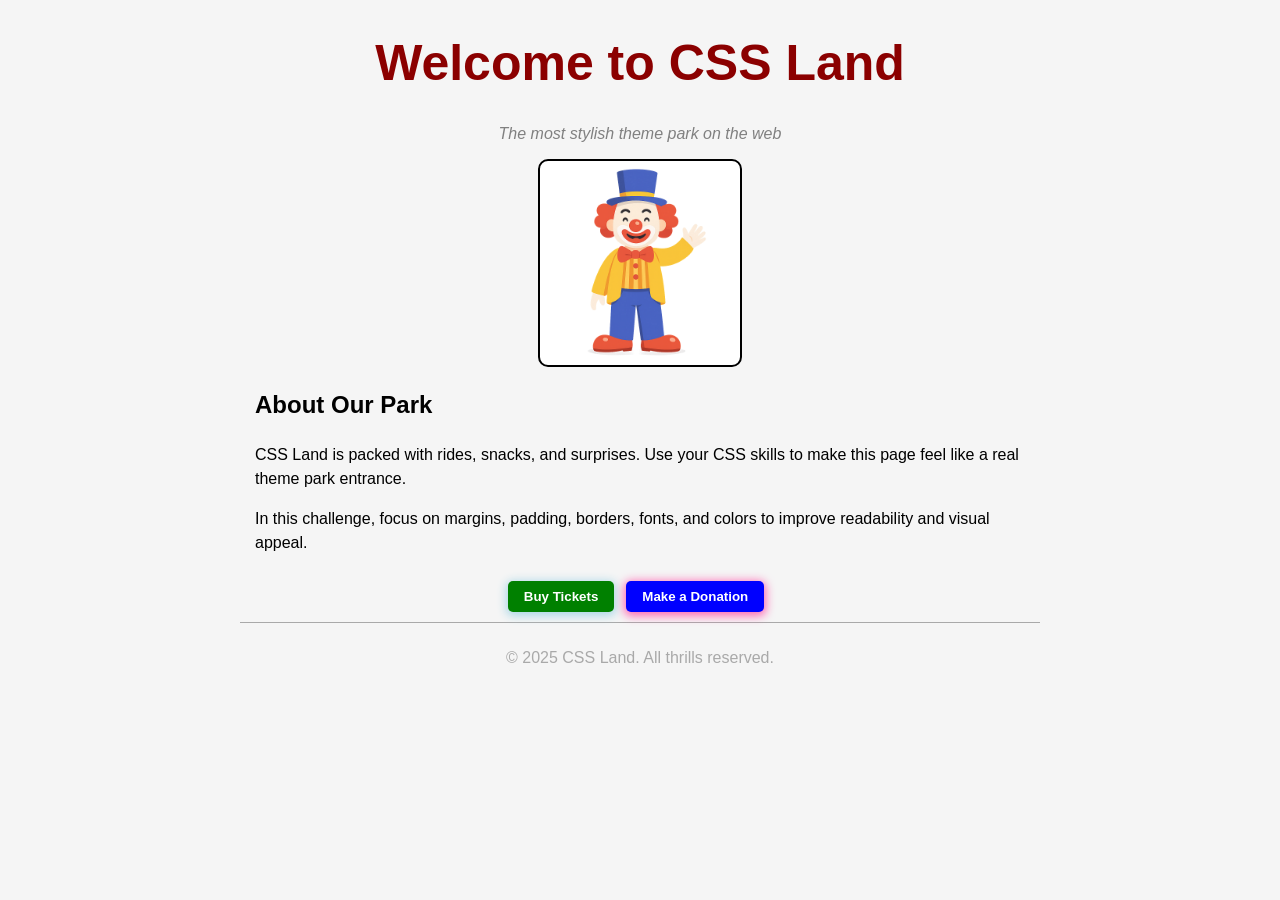
<file: Challenge1/home.html>
<!DOCTYPE html>
<html lang="en">
<head>
    <meta charset="UTF-8" />
    <meta name="viewport" content="width=device-width, initial-scale=1.0"/>
    <title>Challenge 1 - CSS Land - Welcome</title>
    <link rel="stylesheet" href="styles.css"/>
</head>
<body>

    <!-- DO NOT MODIFY HTML
         YOU MAY ONLY EDIT styles.css
    -->

    <div class="container">

        <header class="site-header">
            <h1>Welcome to <span class="park-name">CSS Land</span></h1>
            <p class="tagline">The most stylish theme park on the web</p>
        </header>

        <main>
            <section class="hero">
                <div class="mascot-placeholder" aria-label="Mascot placeholder" role="img">
                    <img id="mascot-image" src="mascot.png">
                </div>
            </section>

            <section class="about">
                <h2>About Our Park</h2>
                <p>CSS Land is packed with rides, snacks, and surprises. Use your CSS skills to make this
                    page feel like a real theme park entrance.
                </p>
                <p>In this challenge, focus on margins, padding, borders, fonts, and colors to improve
                    readability and visual appeal.
                </p>
            </section>

            <section class="actions">
                <button class="buy-tickets">Buy Tickets</button>
                <button class="make-donation">Make a Donation</button>
            </section>
        </main>

        <footer class="site-footer">
            <p>© 2025 CSS Land. All thrills reserved.</p>
        </footer>

    </div>

</body>
</html>
</file>
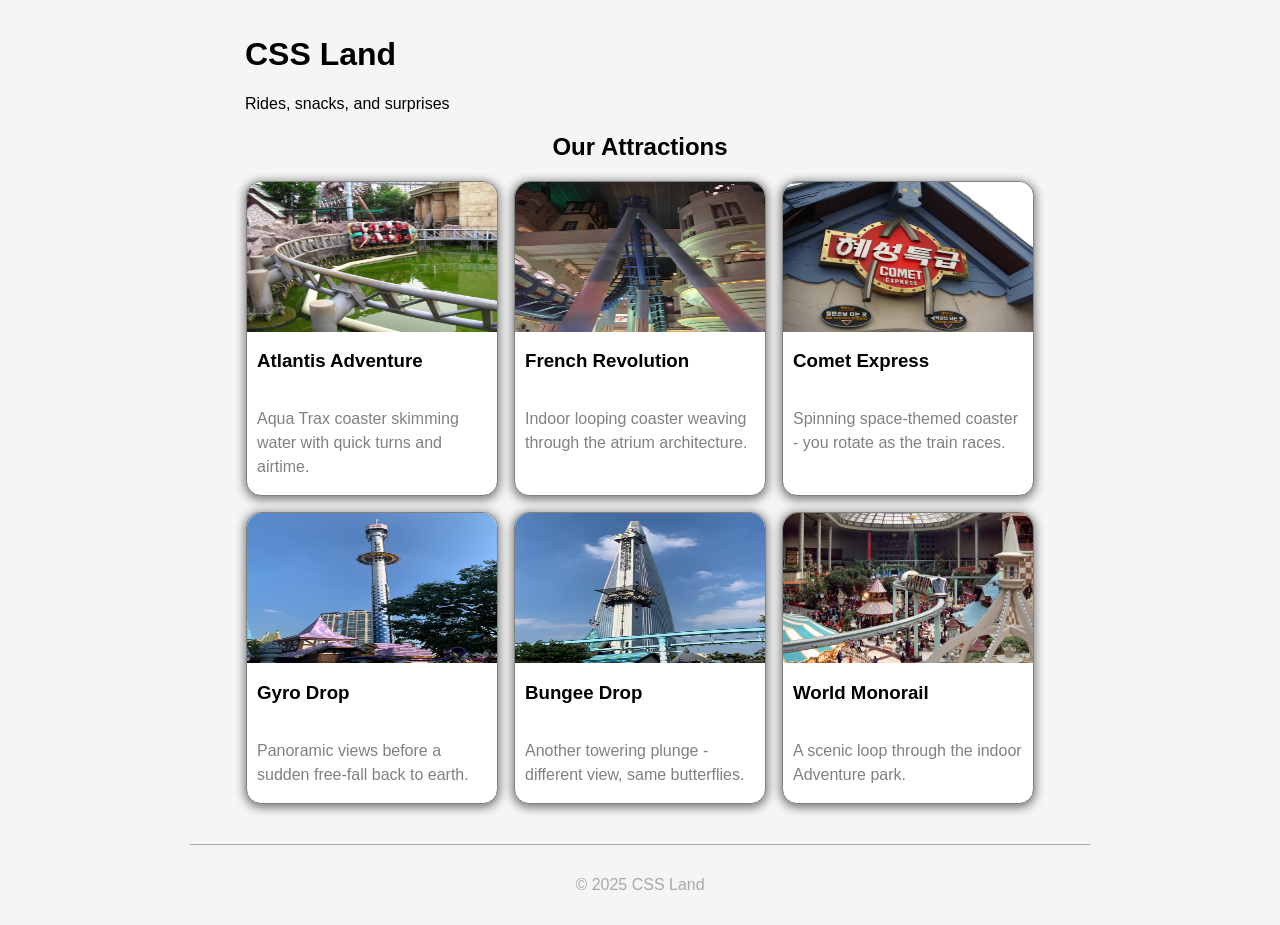
<file: Challenge2/home.html>
<!DOCTYPE html>
<html lang="en">
<head>
    <meta charset="UTF-8" />
    <meta name="viewport" content="width=device-width, initial-scale=1.0"/>
    <title>Challenge 2 - CSS Land - Attractions Gallery</title>
    <link rel="stylesheet" href="styles.css"/>
</head>
<body>

    <!-- DO NOT MODIFY home.html -->
    <!-- Add all styling in styles.css -->

    <div class="container">
        <header class="site-header">
            <h1>CSS Land</h1>
            <p class="tagline">Rides, snacks, and surprises</p>
        </header>

        <main>
            <section class="attractions">
                <h2>Our Attractions</h2>

                <div class="cards">
                    <article class="card">
                        <img src="images/atlantis.jpg" alt="Atlantis Adventure at Lotte World">
                        <h3>Atlantis Adventure</h3>
                        <p class="blurb">Aqua Trax coaster skimming water with quick turns and airtime.</p>
                    </article>

                    <article class="card">
                        <img src="images/french.jpg" alt="French Revolution indoor coaster">
                        <h3>French Revolution</h3>
                        <p class="blurb">Indoor looping coaster weaving through the atrium architecture.</p>
                    </article>

                    <article class="card">
                        <img src="images/comet.jpg" alt="Comet Express at Lotte World">
                        <h3>Comet Express</h3>
                        <p class="blurb">Spinning space-themed coaster - you rotate as the train races.</p>
                    </article>

                    <article class="card">
                        <img src="images/gyro.jpg" alt="Gyro Drop tower ride at Lotte World">
                        <h3>Gyro Drop</h3>
                        <p class="blurb">Panoramic views before a sudden free-fall back to earth.</p>
                    </article>

                    <article class="card">
                        <img src="images/bungee.jpg" alt="Bungee Drop at Lotte World">
                        <h3>Bungee Drop</h3>
                        <p class="blurb">Another towering plunge - different view, same butterflies.</p>
                    </article>

                    <article class="card">
                        <img src="images/monorail.jpg" alt="World Monorail at Lotte World Adventure">
                        <h3>World Monorail</h3>
                        <p class="blurb">A scenic loop through the indoor Adventure park.</p>
                    </article>
                </div>
            </section>
        </main>

        <footer class="site-footer">
            <p>© 2025 CSS Land</p>
        </footer>
    </div>

</body>
</html>
</file>
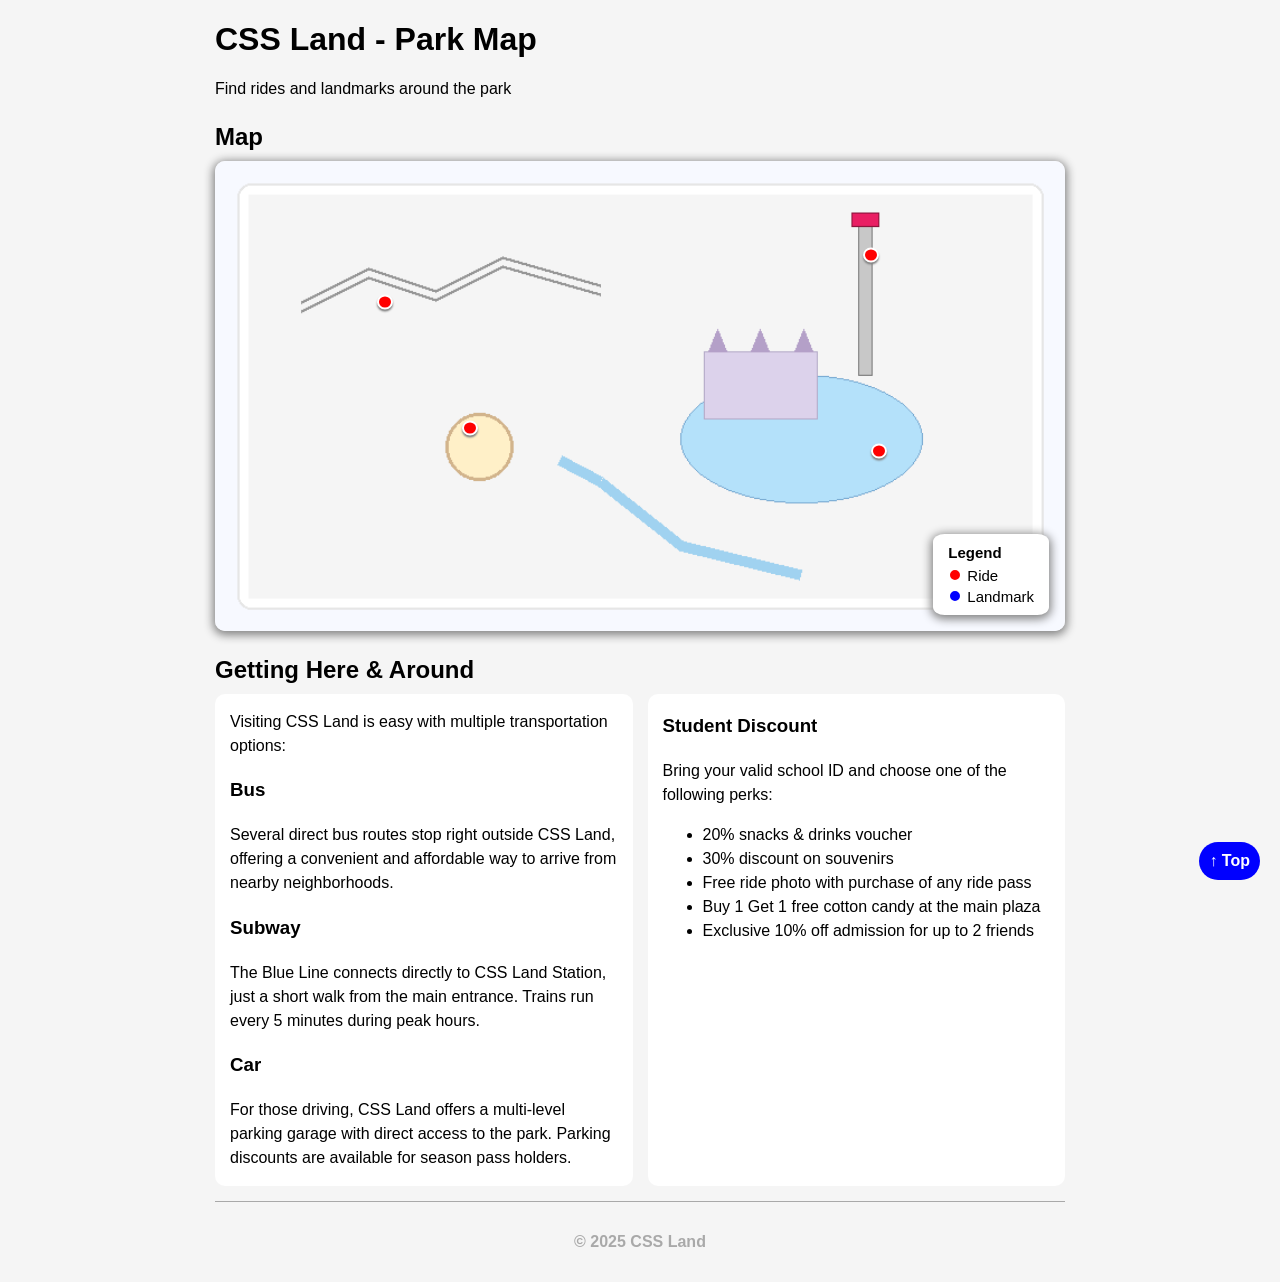
<file: Challenge3/home.html>
<!DOCTYPE html>
<html lang="en">
<head>
    <meta charset="UTF-8" />
    <meta name="viewport" content="width=device-width, initial-scale=1.0"/>
    <title>Challenge 3 - CSS Land - Park Map</title>
    <link rel="stylesheet" href="styles.css"/>
</head>
<body id="top">
    <!-- DO NOT MODIFY home.html -->
    <!-- Add all your styles in styles.css -->

    <div class="container">
        <header class="site-header">
            <h1>CSS Land - Park Map</h1>
            <p class="tagline">Find rides and landmarks around the park</p>
        </header>

        <main>
            <section class="map-section">
                <h2>Map</h2>

                <!-- Map wrapper: make this the positioning context -->
                <div class="map-wrapper">
                    <!-- Map image -->
                    <img class="park-map" src="map.png" alt="CSS Land Park Map">

                    <!-- Attraction markers (place precisely on the map) -->
                    <button class="marker" id="marker-atlantis" aria-label="Atlantis Adventure">
                        <span class="tooltip">Atlantis Adventure</span>
                    </button>

                    <button class="marker" id="marker-gyro" aria-label="Gyro Drop">
                        <span class="tooltip">Gyro Drop</span>
                    </button>

                    <button class="marker" id="marker-carousel" aria-label="Carousel Dreams">
                        <span class="tooltip">Carousel Dreams</span>
                    </button>

                    <button class="marker" id="marker-river" aria-label="River Rapids">
                        <span class="tooltip">River Rapids</span>
                    </button>

                    <!-- Legend box pinned to map corner -->
                    <aside class="legend">
                        <h3>Legend</h3>
                        <ul>
                            <li><span class="dot ride"></span> Ride</li>
                            <li><span class="dot landmark"></span> Landmark</li>
                        </ul>
                    </aside>
                </div>
            </section>

            <section class="transport">
                <h2>Getting Here & Around</h2>
                <div class="transport-columns">
                    <!-- Left column: Transportation info -->
                    <div class="transport-info">
                        <p>Visiting CSS Land is easy with multiple transportation options:</p>

                        <h3>Bus</h3>
                        <p>Several direct bus routes stop right outside CSS Land, offering a convenient and affordable way to arrive from nearby neighborhoods.</p>

                        <h3>Subway</h3>
                        <p>The Blue Line connects directly to CSS Land Station, just a short walk from the main entrance. Trains run every 5 minutes during peak hours.</p>

                        <h3>Car</h3>
                        <p>For those driving, CSS Land offers a multi-level parking garage with direct access to the park. Parking discounts are available for season pass holders.</p>
                    </div>

                    <!-- Right column: Student discount info -->
                    <div class="transport-discounts">
                        <h3>Student Discount</h3>
                        <p>Bring your valid school ID and choose one of the following perks:</p>
                        <ul>
                            <li>20% snacks & drinks voucher</li>
                            <li>30% discount on souvenirs</li>
                            <li>Free ride photo with purchase of any ride pass</li>
                            <li>Buy 1 Get 1 free cotton candy at the main plaza</li>
                            <li>Exclusive 10% off admission for up to 2 friends</li>
                        </ul>
                    </div>
                </div>
            </section>

        </main>

        <!-- Fixed Back to Top button -->
        <a href="#top" class="back-to-top" aria-label="Back to top">↑ Top</a>

        <footer class="site-footer">
            <p>© 2025 CSS Land</p>
        </footer>
    </div>
</body>
</html>
</file>
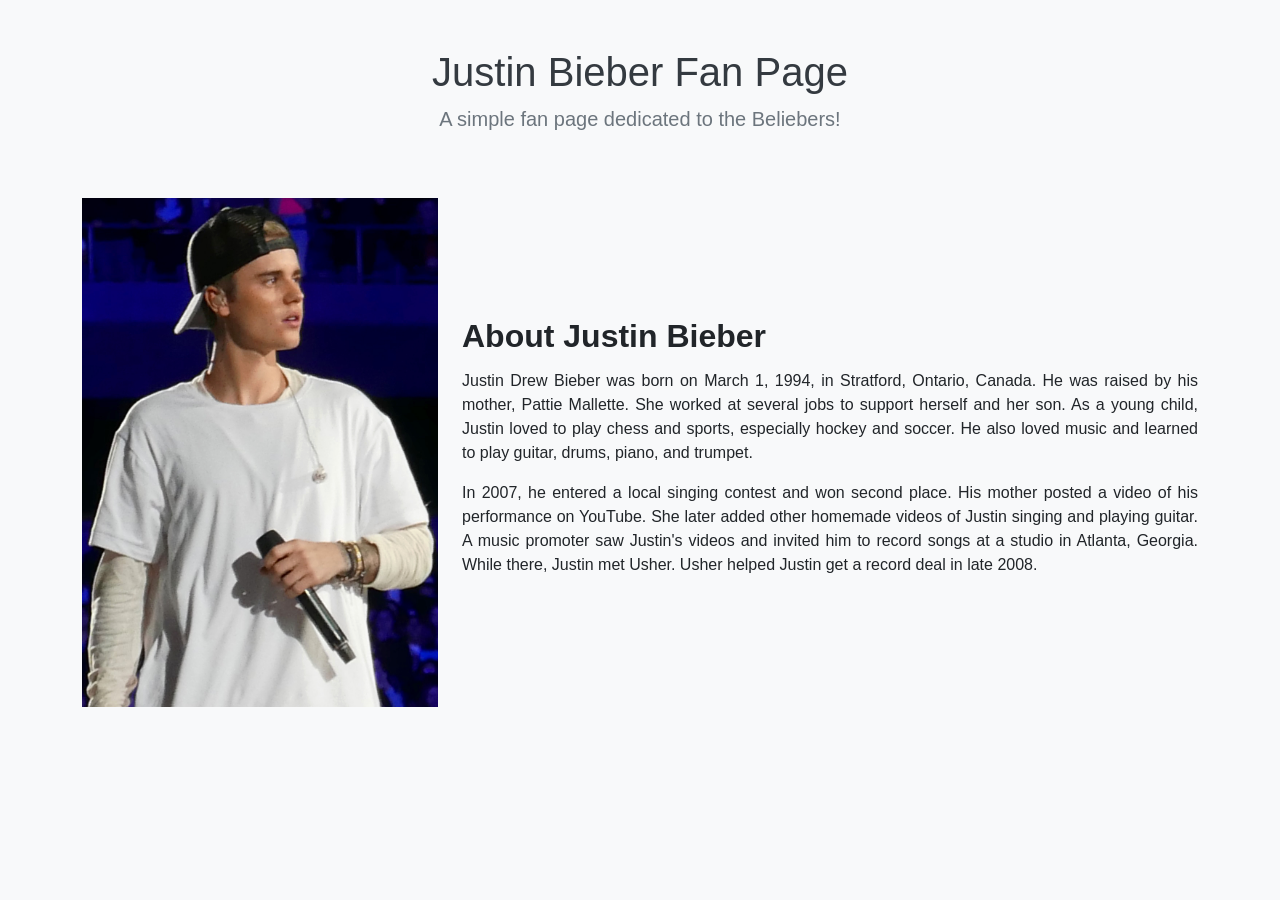
<file: Lesson 03/Challenge1/justin.html>
<!doctype html>
<html lang="en">
  <head>
    <meta charset="UTF-8" />
    <meta name="viewport" content="width=device-width, initial-scale=1.0" />
    <title>Challenge 1 - Justin</title>

    <!-- Bootstrap CSS -->
    <link
      href="https://cdn.jsdelivr.net/npm/bootstrap@5.3.7/dist/css/bootstrap.min.css"
      rel="stylesheet"
      integrity="sha384-LN+7fdVzj6u52u30Kp6M/trliBMCMKTyK833zpbD+pXdCLuTusPj697FH4R/5mcr"
      crossorigin="anonymous"
    />

    <!-- External CSS -->
    <link rel="stylesheet" href="styles.css" />
  </head>
  <body>
    <div class="container">
      <div class="row">
        <!-- Task 1
                 - The text such as Heading and Paragraph must be horizontally centered (Use appropriate Bootstrap classes)
                 - There should be some margin at the Top and at the Bottom of the text (Use appropriate Bootstrap classes)
            -->
        <div class="mt-5 mb-5 text-center">
          <h1>Justin Bieber Fan Page</h1>
          <p class="lead">A simple fan page dedicated to the Beliebers!</p>
        </div>
      </div>

      <div class="row align-items-center">
        <!-- Task 2
                    Add your columns here -->

        <!-- You can find Justin's photo in Challenge1/justin_concert.jpg -->
        <div class="col-12 col-md-4">
          <img src="justin_concert.jpg" alt="Justin Bieber" class="img-fluid"/>
        </div>

        <div class="col-12 col-md-8 text-start">
          <h2>About Justin Bieber</h2>
          <p class="paragraph">
            Justin Drew Bieber was born on March 1, 1994, in Stratford, Ontario,
            Canada. He was raised by his mother, Pattie Mallette. She worked at
            several jobs to support herself and her son. As a young child,
            Justin loved to play chess and sports, especially hockey and soccer.
            He also loved music and learned to play guitar, drums, piano, and
            trumpet.
          </p>
          <p class="paragraph">
            In 2007, he entered a local singing contest and won second place.
            His mother posted a video of his performance on YouTube. She later
            added other homemade videos of Justin singing and playing guitar. A
            music promoter saw Justin's videos and invited him to record songs
            at a studio in Atlanta, Georgia. While there, Justin met Usher.
            Usher helped Justin get a record deal in late 2008.
          </p>
        </div>
      </div>
    </div>

    <!-- Bootstrap JavaScript -->
    <script
      src="https://cdn.jsdelivr.net/npm/bootstrap@5.3.7/dist/js/bootstrap.bundle.min.js"
      integrity="sha384-ndDqU0Gzau9qJ1lfW4pNLlhNTkCfHzAVBReH9diLvGRem5+R9g2FzA8ZGN954O5Q"
      crossorigin="anonymous"
    ></script>
  </body>
</html>
</file>
<file: styles.css>
body {
    font-family: Arial, Helvetica, sans-serif;
    background:
        radial-gradient(circle, white 1px, transparent 2px),
        linear-gradient(-45deg, black, white, black, white);
    background-size: 24px 24px, 400% 400%;
    animation: gradientShift 80s ease-in-out infinite;
    margin: 0;
    padding-top: 70px;
}

main {
    max-width: 1250px;
    margin: 0 auto;
    padding: 0 1rem;
}

section[id] {
    scroll-margin-top: 70px;
}

.blob {
    position: fixed;
    border-radius: 50%;
    filter: blur(60px);
    opacity: 0.35;
    pointer-events: none;
    animation: blobFloat 1s ease infinite;
}

.blob-1 {
    width: 300px;
    height: 300px;
    background: #a7c7ff;
    top: -60px;
    left: -60px;
}

.blob-2 {
    width: 260px;
    height: 260px;
    background: #b8f2d8;
    bottom: -80px;
    right: -60px;
    animation-duration: 30s;
    animation-delay: -8s;
}

.blob-3 {
    width: 200px;
    height: 200px;
    background: #ffd6d6;
    top: 45%;
    right: 8%;
    animation-duration: 22s;
    animation-delay: -14s;
}


.intro-row,
.row-full,
.row-triple {
    display: flex;
    flex-wrap: wrap;
    gap: 2rem;
    margin-bottom: 2rem;
}

.navbar-brand-img {
    width: 30px;
    height: 30px;
    object-fit: cover;
    border-radius: 50%;
    margin-right: 4px;
    vertical-align: middle;
}

.navbar-collapse {
    max-height: calc(100vh - 70px);
    overflow-y: auto;
}

.navbar {
    background-color: rgba(20, 20, 20, 0.75) !important;
    backdrop-filter: blur(10px);
    -webkit-backdrop-filter: blur(10px);
}

.navbar .dropdown-menu {
    display: block;
    opacity: 0;
    visibility: hidden;
    transform: scale(0.95);
    transform-origin: top left;
    transition: opacity 0.2s cubic-bezier(0.4, 0, 0.2, 1),
        transform 0.2s cubic-bezier(0.4, 0, 0.2, 1),
        visibility 0.2s;
    pointer-events: none;
}

.navbar .dropdown-menu.show {
    opacity: 1;
    visibility: visible;
    transform: scale(1);
    pointer-events: auto;
}



.bi {
    width: 1.25em;
    height: 1.25em;
    vertical-align: -0.125em;
    fill: currentcolor;
}

.logo {
    font-size: 1.5rem;
    font-weight: bold;
    color: whitesmoke;
}

.nav-links {
    display: flex;
    list-style: none;
    gap: 2rem;
    margin: 0;
    padding: 0;
}

.nav-links a {
    text-decoration: none;
    color: whitesmoke;
    font-weight: 500;
    transition: color 0.2s ease;
}

.nav-links a:hover {
    color: lightblue;
}

.wip-alert {
    display: grid;
    grid-template-rows: 1fr;
    transition: grid-template-rows 0.35s ease, opacity 0.25s ease, margin 0.35s ease, padding 0.35s ease;
    overflow: hidden;
}

.wip-alert-content {
    min-height: 0;
}

.wip-alert.closing {
    grid-template-rows: 0fr;
    opacity: 0;
    margin-top: 0 !important;
    margin-bottom: 0 !important;
    padding-top: 0 !important;
    padding-bottom: 0 !important;
    border-width: 0;
}

.personal-pic {
    display: block;
    max-width: 100%;
    width: 250px;
    height: 250px;
    margin: auto;
    aspect-ratio: 1 / 1;
    object-fit: cover;
    border-radius: 30%;
    transition: transform 0.4s ease;
}

.personal-pic:hover {
    transform: scaleX(-1);
}


#about p {
    text-align: justify;
    line-height: 1.5;
    color: black;
    padding: 5px 5px 5px 5px
}

.card {
    text-align: center;
    padding: 1.5rem;
    border: 1px solid lightgray;
    border-radius: 12px;
    box-shadow: 0 4px 12px gray;
    background-color: whitesmoke;
}

.card:hover {
    border-color: greenyellow;
    border-width: 2px;
    animation: gentleRock 1s ease-in-out 1;
}

.intro-row .card {
    flex: 1 1 400px;
    align-items: stretch;
}


.row-full .card {
    width: 100%;
}

.row-triple {
    display: flex;
    gap: 2rem;
    flex-wrap: wrap;
}

.row-triple .card {
    flex: 1 1 250px;
}

.row-triple h2 {
    margin-top: 0;
    margin-bottom: 1rem;
    font-size: 1.2rem;
}

.row-triple ul {
    padding-left: 0;
}

.travel-dest h3 {
    color: gray;
}

.video-wrapper {
    position: relative;
    width: 100%;
    max-width: 100%;
    aspect-ratio: 16/9;
    margin: 1rem auto;
    border-radius: 8px;
    overflow: hidden;
}

.video-wrapper video {
    width: 100%;
    height: 100%;
    border: 0;
}

.map-wrapper {
    position: relative;
    width: 100%;
    height: auto;
    overflow: hidden;
    border-radius: 15px;
    box-shadow: 0px 2px 10px 2px grey;
}

.sg-map {
    display: block;
    width: 100%;
    max-height: 750px;
    object-fit: contain;
}

.marker {
    position: absolute;
    width: 22px;
    height: 22px;
    border-radius: 50%;
    border: 2px solid white;
    box-shadow: 0 2px 2px grey;
    transform: translate(-50%, -50%);
    z-index: 10;
    cursor: pointer;
}

#marker-home {
    top: 32%;
    left: 42%;
    background-color: green;
}

#marker-school {
    top: 60%;
    left: 51%;
    background-color: blue;
}

.tooltip {
    position: absolute;
    bottom: 250%;
    left: 50%;
    transform: translateX(-50%);
    background-color: black;
    border: 1px solid black;
    color: white;
    border-radius: 6px;
    padding: 4px 8px;
    font-size: 0.9rem;
    white-space: nowrap;
    opacity: 0;
    visibility: hidden;
    z-index: 20;
    pointer-events: none;
    transition: opacity 0.15s ease;
}

.marker:hover .tooltip {
    opacity: 1;
    visibility: visible;
}

.legend-toggle {
    position: absolute;
    bottom: 16px;
    left: 16px;
    z-index: 11;
}

.legend-toggle[aria-expanded="true"] {
    display: none;
}

.legend {
    position: absolute;
    bottom: 16px;
    left: 16px;
    z-index: 10;
    min-width: 140px;
    background-color: whitesmoke;
    color: black;
    border-color: grey;
    border-radius: 15px;
    box-shadow: 0px 8px 24px 2px grey;
    padding: 15px 15px;
}

.legend.show {
    opacity: 1;
    transform: translateY(0) scale(1);
    pointer-events: auto;
}

.legend h3 {
    font-size: 0.9rem;
    font-weight: bolder;
    text-transform: uppercase;
    letter-spacing: 0.05em;
    color: black;
    margin: 0 0 10px;
    padding: 8px 8px;
    border-top: 1px solid black;
    border-bottom: 1px solid black;
}

.legend ul {
    font-size: 0.9rem;
    font-weight: bold;
    list-style: none;
    margin: 0;
    padding: 0;
}

.legend li {
    display: flex;
    align-items: center;
    gap: 5px;
    margin-top: 4px;
}

.dot {
    width: 14px;
    height: 14px;
    border-radius: 50%;
    display: inline-block;
}

.dot.home {
    background-color: green;
    border: 2px solid white;
}

.dot.school {
    background-color: blue;
    border: 2px solid white;
}

.learning-table {
    border-collapse: collapse;
    width: 100%;
    min-width: 700px;
    margin: auto;
}

.learning-table th,
.learning-table td {
    border: 1px solid black;
    padding: 0.5rem;
    text-align: center;
}

.learning-table th {
    --bs-table-bg: lightblue;
}

#learning .nav-tabs .nav-link {
    border: none;
    border-radius: 20px;
    color: gray;
    font-weight: bold;
    margin: 0 4px;
}

#learning .nav-tabs .nav-link.active {
    background-color: lightblue;
    color: black;
}

.learning-table tr.completed-dates {
    --bs-table-bg: lightgray;
}

.learning-table tr.important-dates {
    --bs-table-bg: lightgoldenrodyellow;
}

.learning-table tr.chill-dates {
    --bs-table-bg: lightgreen;
}

.pill-list {
    display: flex;
    flex-wrap: wrap;
    justify-content: center;
    gap: 0.75rem;
    list-style: none;
    padding: 0;
    margin-top: 1rem;
}

.pill-list li {
    display: inline-block;
    flex-wrap: wrap;
    border: 1px solid black;
    display: inline-block;
    border: 1px solid black;
    color: black;
    padding: 0.5rem 1.2rem;
    border-radius: 20px;
    font-size: 0.9rem;
    font-weight: 500;
    text-decoration: none;
}

.pill-list li a {
    text-decoration: none;
    font-size: 0.9rem;
    font-weight: 500;
    color: black;
}


.pill-list li:hover {
    background-color: lightblue;
    animation: gentleRock 0.5s ease-in-out 1;
}

.skills h2 {
    color: #1a73e8;
}

.get-to-know-me h2 {
    text-align: center;
    border-bottom: 1px solid black;
    padding: 5px;
}

.skill-core {
    background-color: #1a73e8;
}

.skill-learning {
    background-color: #f9a825;
    color: black;
}

.skill-tooling {
    background-color: #6c757d;
}

#contact .list-group-item {
    border-radius: 10px !important;
    margin-bottom: 5px;
    border: 1px solid lightgray;
}

.contact-icon {
    display: inline-block;
    width: 1.5rem;
    text-align: center;
    margin-right: 0.5rem;
    flex-shrink: 0;
}

#contact .list-group-item-action:hover {
    background-color: lightblue;
    color: black;
}

.projects h2 {
    color: #34a853;
    border-bottom: 1px solid #34a853;
    padding: 5px;
}

.project-captions {
    bottom: 0.5rem;
    background-color: rgba(0, 0, 0, 0.55);
    border-radius: 8px;
    padding: 0.6rem 1rem;
    left: 10%;
    right: 10%;
}

.contact h2 {
    color: #ea4335;
}



.back-to-top {
    position: fixed;
    bottom: 20px;
    right: 20px;
    background-color: black;
    border-color: black;
    color: whitesmoke;
    font-size: 20px;
    border-radius: 25px;
    padding: 8px;
    text-decoration: none;
    font-weight: bold;
    z-index: 1000;
}

.back-to-top:hover {
    background-color: blue;
    color: white;
    transform: translateY(-2px);
}

.site-footer {
    border-top: 1px solid darkgray;
    padding: 15px 15px;
    text-align: center;
    font-family: Arial, Helvetica, sans-serif;
    color: black;
}

#about.card,
#travel-dest.card {
    flex: 2 1 400px;
}

@keyframes blobFloat {

    0%,
    100% {
        transform: translate(0, 0) scale(1);
    }

    33% {
        transform: translate(30px, -25px) scale(1.08);
    }

    66% {
        transform: translate(-25px, 25px) scale(0.94);
    }
}

@keyframes gentleRock {
    0% {
        transform: rotate(0deg);
    }

    25% {
        transform: rotate(-3deg);
    }

    75% {
        transform: rotate(3deg);
    }

    100% {
        transform: rotate(0deg);
    }
}

@keyframes softPulse {
    0% {
        box-shadow: 0 4px 12px gray;
        /* Matches default card style */
        border-color: lightgray;
    }

    50% {
        /* Slightly intense shadow and orange warning color */
        box-shadow: 0 4px 20px red;
        border-color: red;
    }

    100% {
        box-shadow: 0 4px 12px gray;
        border-color: lightgray;
    }
}

@keyframes gradientShift {
    0% {
        background-position: 0% 50%;
    }

    50% {
        background-position: 100% 50%;
    }

    100% {
        background-position: 0% 50%;
    }
}

@media (max-width: 600px) {
    .legend {
        padding: 6px 10px;
    }

    .legend h3,
    .legend ul {
        font-size: 0.75rem;
    }
}

@media (max-width: 767.98px) {
    .legend {
        opacity: 0;
        transform: translateY(10px) scale(0.9);
        pointer-events: none;
        transition: opacity 0.25s ease, transform 0.25s ease;
    }

    .legend.show {
        opacity: 1;
        transform: translateY(0) scale(1);
        pointer-events: auto;
    }
}
</file>
<file: Challenge1/styles.css>
/* styles.css - Challenge #1 (Skeleton) */

/* Centers main content and caps its width so text/lines do not stretch too wide on large screens */
.container {
    max-width: 800px;
    margin: auto;
    font-family: Arial, Helvetica, sans-serif;
}

/* Sets page's overall background color */
body {
    background-color: whitesmoke;
}

/* Styles main heading and aligns the text to the center */
h1 {
    font-size: 50px;
    color: darkred;
    text-align: center;
}

/* Adds left spacing to subheading */
h2 {
    padding-left: 15px;
}

/* Adds left and right spacing to paragraphs */
p {
    padding-left: 15px;
    padding-right: 15px;
}

/* Styles tagline undermain heading */
.tagline {
    text-align: center;
    font-style: italic;
    color: grey;
}

/* Uses flexbox to center its content, has a border with rounded corners and is centered */
.hero {
    justify-content: center;
    align-items: center;
    border: 2px solid black;
    border-radius: 10px;
    width: 200px;
    margin: auto;
    display: flex;
    background-color: white;
}

/* Sets fixed height for mascot image */
#mascot-image {
    height: 200px;
}

/* Adds line spacing */
.about {
    line-height: 1.5;
}

/* Container for the 2 buttons using flexbox */
.actions {
    justify-content: center;
    align-items: center;
    display: flex;
    flex-wrap: wrap;
}

/* Buy Tickets button */
.buy-tickets {
    background-color: green;
    font-weight: bold;
    display: flex;
    flex-wrap: wrap;
    color: white;
    border: none;
    padding: 8px 16px;
    margin: 4px 2px;
    border-radius: 5px;
    box-shadow: 0px 2px 10px 2px lightblue;
}

/* Make a Donation button */
.make-donation {
    background-color: blue;
    font-weight: bold;
    display: flex;
    flex-wrap: wrap;
    color: white;
    border: none;
    padding: 8px 16px;
    margin: 10px;
    border-radius: 5px;
    box-shadow: 0px 2px 10px 2px hotpink;
}

/* Darkens "Buy Tickets" button and shows a cursor on hover (with darker background) */
.buy-tickets:hover {
    background-color: darkgreen;
    cursor: pointer;
}

/* Darkens "Make a Donation" button and shows a cursor on hover (with darker background) */
.make-donation:hover {
    background-color: darkblue;
    cursor: pointer;
}

/* Footer styling */
.site-footer {
    border-top: 1px solid darkgrey;
    text-align: center;
    padding-top: 10px;
    color: darkgrey;
}

/* On small screens, stack the action buttons vertically instead of side by side*/
@media (max-width: 480px) {
    .actions {
        flex-direction: column;
    }
}
</file>
<file: Challenge2/styles.css>
/* styles.css - Challenge #2 (Skeleton: Rides Gallery) */


/* 0) Base page */
body {
    background-color: whitesmoke;
    min-height: 100vh;
    margin: auto;
    flex-direction: column;
    min-width: 900px;
    max-width: 900px;
}

.container {
    font-family: Arial, Helvetica, sans-serif;
}

/* 1) Container */
.container {
    flex-direction: row;
    justify-content: center;
    align-items: center;
    flex-wrap: wrap;
    gap: 16px;
    margin: auto;
}

/* 2) Section heading */
.site-header {
    padding-top: 15px;
    padding-left: 55px;
}

h2 {
    text-align: center;
}

/* 3) Cards wrapper (center all cards horizontally) */
.cards {
    display: flex;
    flex-wrap: wrap;
    justify-content: center;
    gap: 16px;
    margin-bottom: 40px;
}

/* 4) Card (size, spacing, border, rounded corners) */
.card {
    display: flex;
    flex-direction: column;
    width: 250px;
    background-color: white;
    border-radius: 15px;
    border: 1px solid grey;
    box-shadow: 0px 2px 10px 2px grey;
}

/* 5) Card text (h3 title, paragraph blurb) */
h3 {
    padding-left: 10px;
    padding-right: 10px;
}

.blurb {
    line-height: 1.5;
    color: grey;
    padding-left: 10px;
    padding-right: 10px;
}

/* 6) Card image (fit within card, centered) */
.card img {
    height: 150px;
    width: 100%;
    border-radius: 15px 15px 0 0;
}

/* 7) Hover state: change border to red, then make it wiggle */
.card:hover {
    border-color: red;
    animation: gentleRock 0.5s ease-in-out 1;
}

/* 8) Footer */
.site-footer {
    border-top: 1px solid darkgrey;
    text-align: center;
    padding: 15px;
    color: darkgrey;
}

/* Smooth Tilt Method */
@keyframes gentleRock {
    0% {
        transform: rotate(0deg);
    }

    25% {
        transform: rotate(-3deg);
    }

    75% {
        transform: rotate(3deg);
    }

    100% {
        transform: rotate(0deg);
    }
}
</file>
<file: Challenge3/styles.css>
/* styles.css - Challenge #3 (Skeleton: Park Map - Positioning) */


/* 0) Base page (font, background, text color, remove default margins) */
body {
   background-color: whitesmoke;
   min-width: 900px;
   max-width: 900px;
   margin: auto;
   font-family: Arial, Helvetica, sans-serif;
}

/* 1) Container (center, max-width, padding) */
.container {
   justify-content: center;
   align-items: center;
   margin: auto;
   padding-left: 25px;
   padding-right: 25px;
   max-width: 900px;
}


/* 2) Map section heading (spacing, readability) */
.map-wrapper + h2, .container h2 {
   margin-top: 25px;
   margin-bottom: 10px;
}

/* 3) Map wrapper
   - Make this the positioning context for absolute children (hint: relative).
   - Ensure it doesn't overflow horizontally.
*/
.map-wrapper {
   position: relative;
   width: 100%;
   height: auto;
   overflow: hidden;
   border-radius: 10px;
   box-shadow: 0px 2px 10px 2px grey;
}

/* 4) Map image
   - Keep it responsive inside the container (full width of wrapper, auto height).
*/
.park-map {
   display: block;
   width: 100%;
   height: auto;
}

/* 5) Markers
   - Style as small circular buttons (size, color, border-radius).
   - Absolutely position them using top/left percentages so they sit over the map.
   - Center each marker over its coordinates (hint: translate).
   - Ensure markers appear ABOVE the map (z-index).
*/
.marker {
   position: absolute;
   width: 15px;
   height: 15px;
   border-radius: 50%;
   background-color: red;
   border: 2px solid white;
   box-shadow: 0 2px 2px grey;
   transform: translate(-50%, -50%);
   z-index: 10;
   cursor: pointer;
}

#marker-atlantis { top: 30%; left: 20%; }
#marker-gyro { top: 20%; right: 21%; }
#marker-carousel { bottom: 40%; left: 30%; }
#marker-river { bottom: 35%; right: 20%; }

/* 6) Tooltips
   - Hidden by default; visible on hover of the marker.
   - Small label box above the marker (position absolute relative to marker).
   - Add a subtle background, border, and rounded corners.
   - Raise above map and marker with z-index.
*/
.tooltip {
   position: absolute;
   bottom: 130%;
   left: 50%;
   transform: translateX(-50%);
   background-color: black;
   border: 1px solid black;
   color: white;
   border-radius: 6px;
   padding: 4px 8px;
   font-size: 12px;
   white-space: nowrap;
   opacity: 0;
   visibility: hidden;
   z-index: 20;
   pointer-events: none;
   transition: opacity 0.15s ease;
}

.marker:hover .tooltip {
   opacity: 1;
   visibility: visible;
}

/* 7) Legend box
   - Position absolute INSIDE the map wrapper, bottom-right corner.
   - Add background, padding, small rounded corners.
   - Keep text legible and compact.
*/
.legend {
   position: absolute;
   bottom: 16px;
   right: 16px;
   z-index: 10;
   background-color: white;
   border-color: grey;
   border-radius: 10%;
   box-shadow: 0px 2px 10px 2px grey;
   padding: 10px 15px;
   font-size: 15px;
}

.legend h3 {
   margin: 0 0 6px 0;
   font-size: 15px;
}

.legend ul {
   list-style: none;
   margin: 0;
   padding: 0;
}

.legend li {
   display: flex;
   align-items: center;
   gap: 5px;
   margin-top: 4px;
}

.dot {
   width: 10px;
   height: 10px;
   border-radius: 50%;
   display: inline-block;
}

.dot.ride {
   background-color: red;
   border: 2px solid white;
}

.dot.landmark {
   background-color: blue;
   border: 2px solid white;
}

/* 8) Fixed Back to Top button
   - Position fixed at bottom-right of viewport.
   - Visible at all times.
   - Style as a small pill button.
   - Keep above everything with z-index.
*/
.back-to-top {
   position: fixed;
   bottom: 20px;
   right: 20px;
   background-color: blue;
   color: white;
   border-radius: 25px;
   padding: 10px;
   text-decoration: none;
   font-weight: bold;
   z-index: 1000;
}

.back-to-top:hover {
   background-color: darkblue;
   transform: translateY(-2px);
}


/* 9) Footer (muted, centered) */
.site-footer {
    border-top: 1px solid darkgrey;
    font-weight: bold;
    text-align: center;
    padding: 15px;
    color: darkgrey;
}

/* 10) Getting Here & Around section styling  */
.transport-columns {
   display: flex;
   gap: 15px;
   padding-bottom: 15px;
}

.transport-info {
   flex: 1;
   background-color: white;
   border-color: black;
   border-radius: 10px;
   padding-left: 15px;
   padding-right: 15px;
   line-height: 1.5;
}

.transport-discounts {
   flex: 1;
   background-color: white;
   border-color: black;
   border-radius: 10px;
   padding-left: 15px;
   padding-right: 15px;
   line-height: 1.5;
}
</file>
<file: Lesson 03/Challenge1/styles.css>
body {
    background-color: #f8f9fa;
    font-family: Arial, Helvetica, sans-serif;
}

h1 {
    font-family: 'Arial', sans-serif;
    color: #343a40;
}

h2 {
    font-weight: bold;
    padding: 5px 0px;
}

.paragraph {
    text-align: justify;
}

.lead {
    color: #6c757d;
}
</file>
